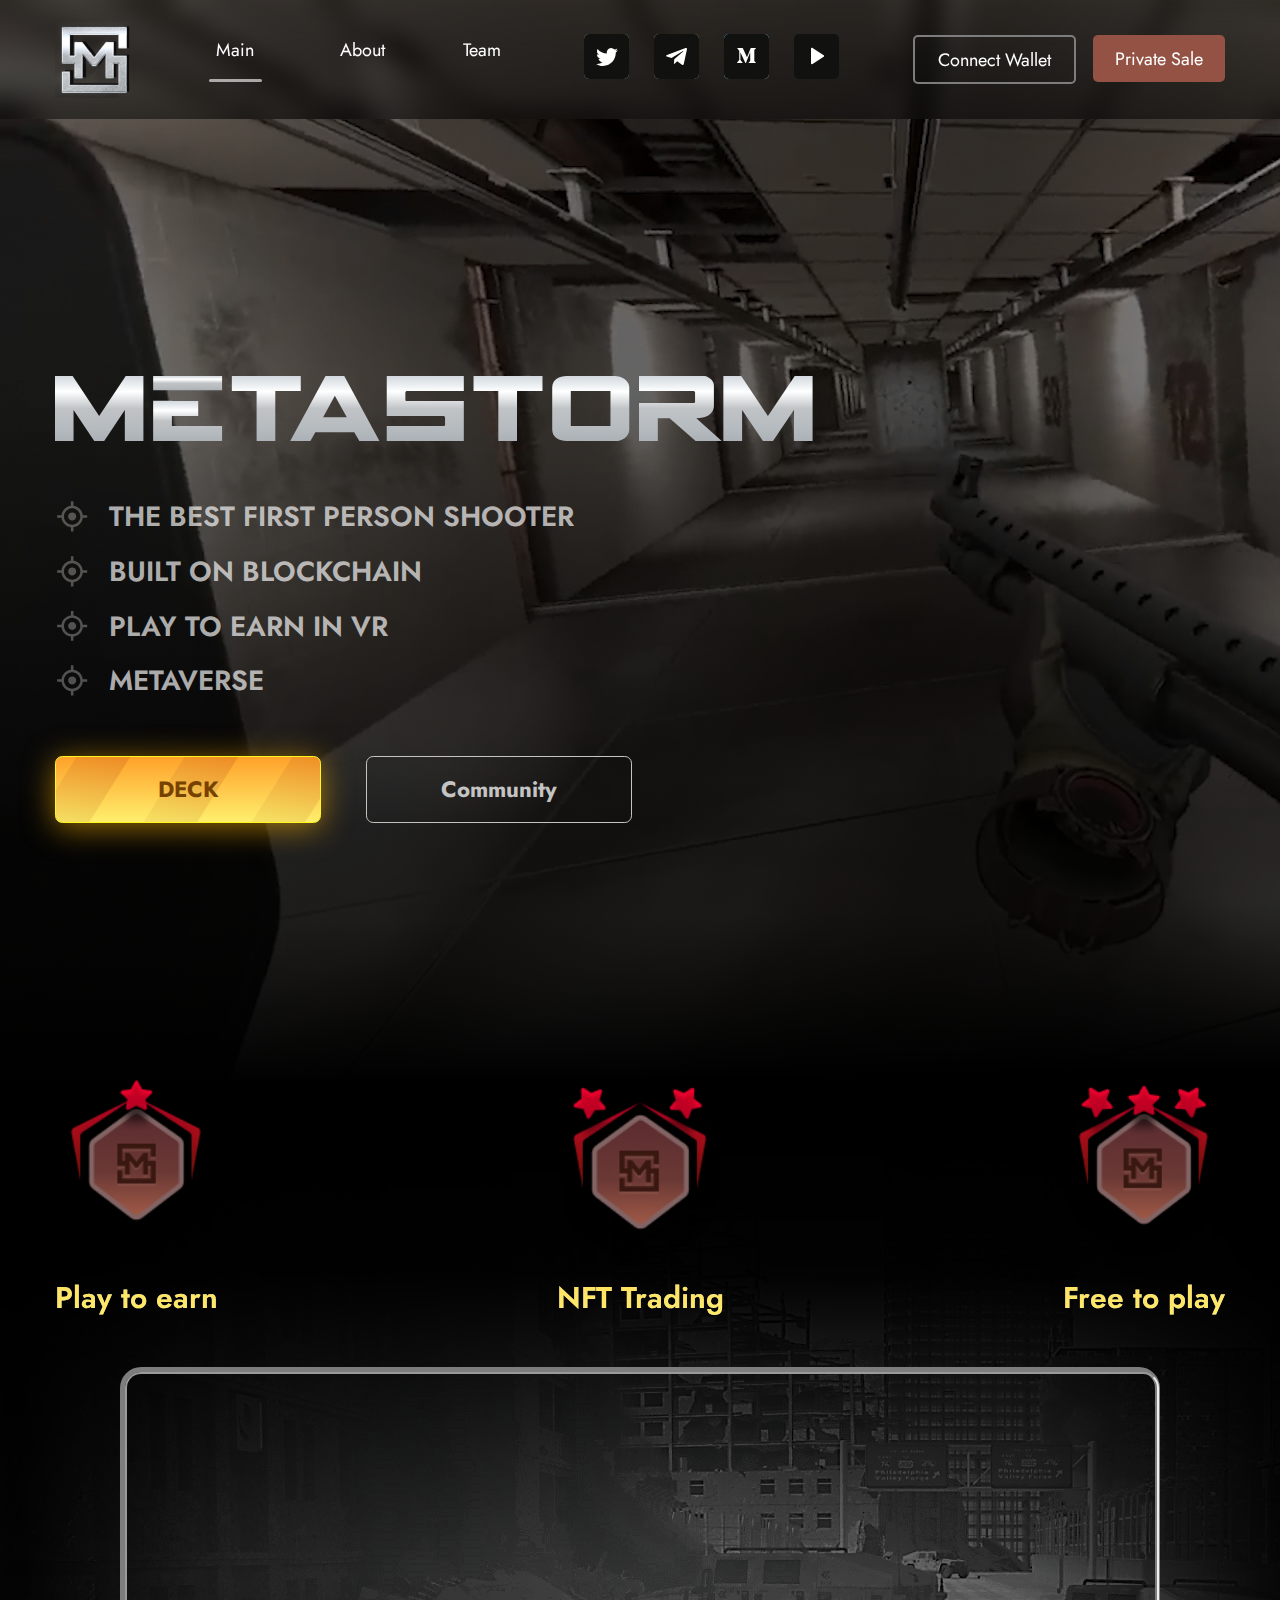
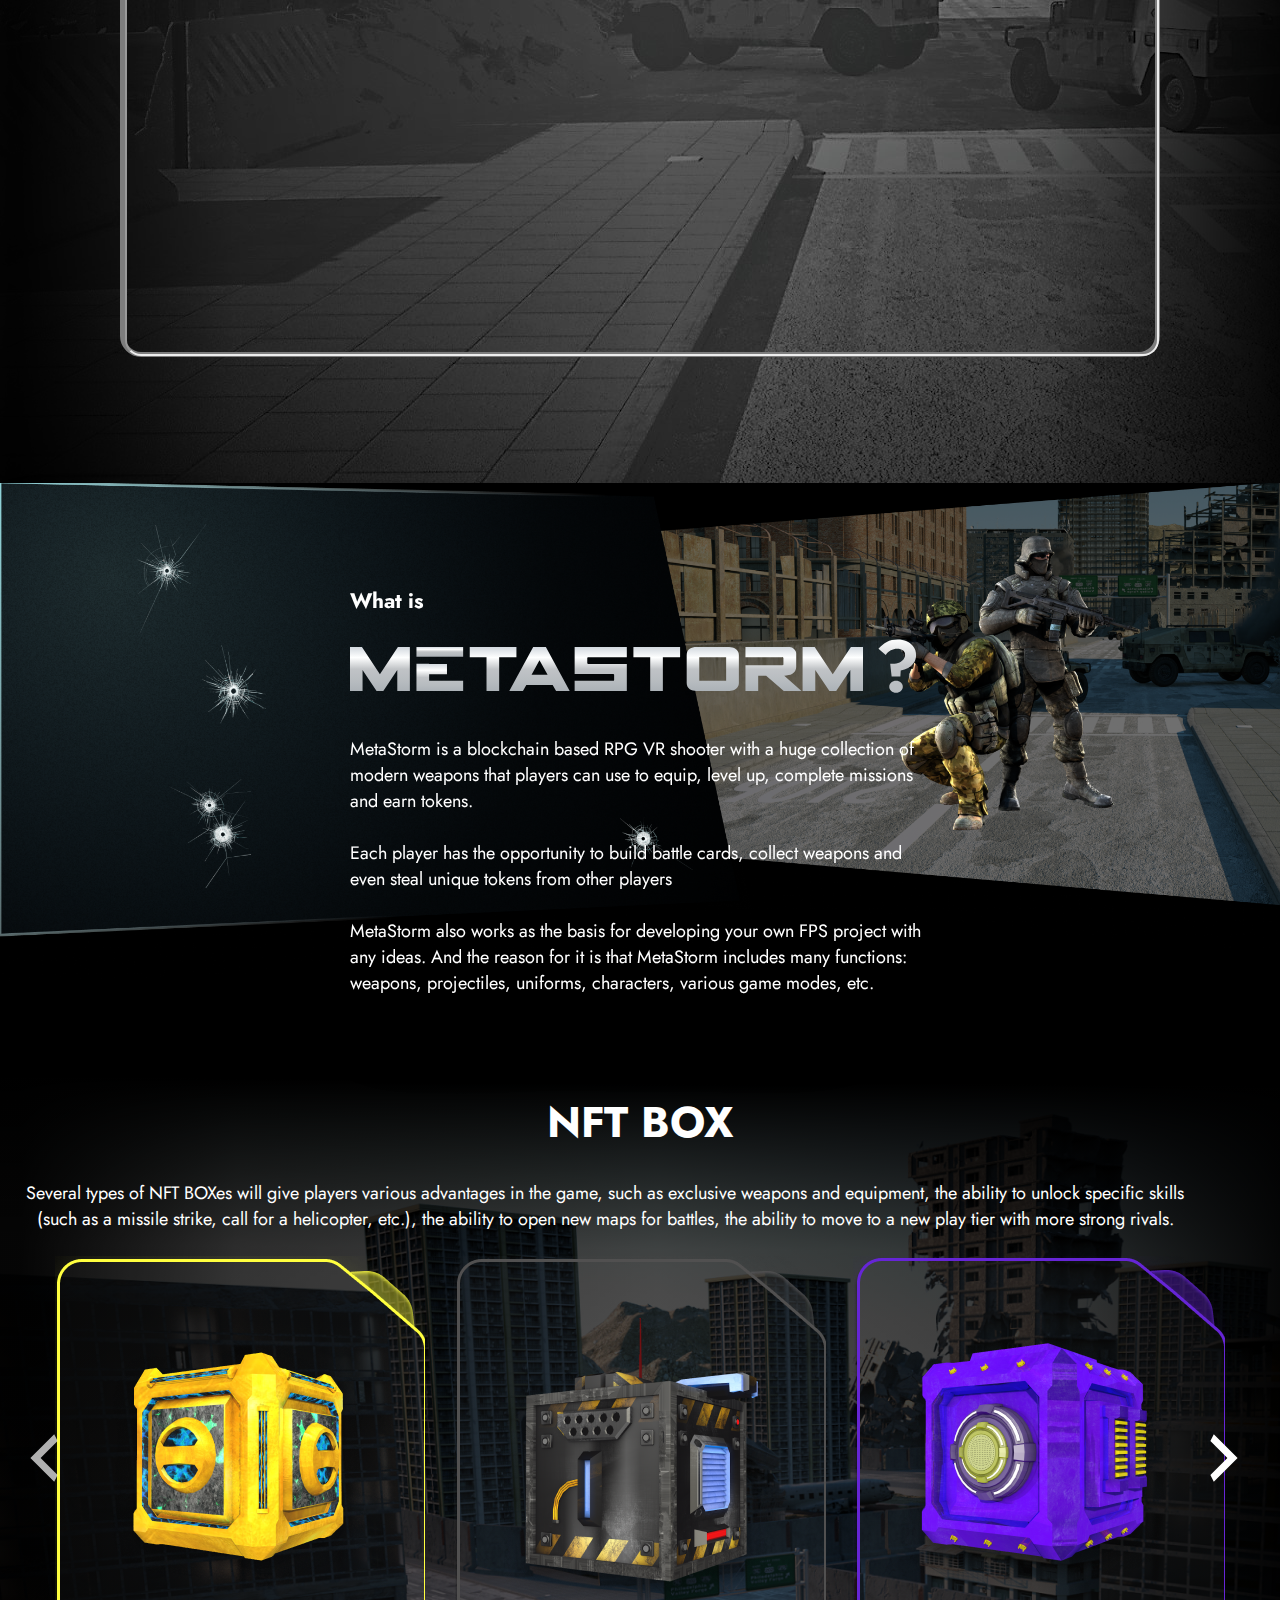
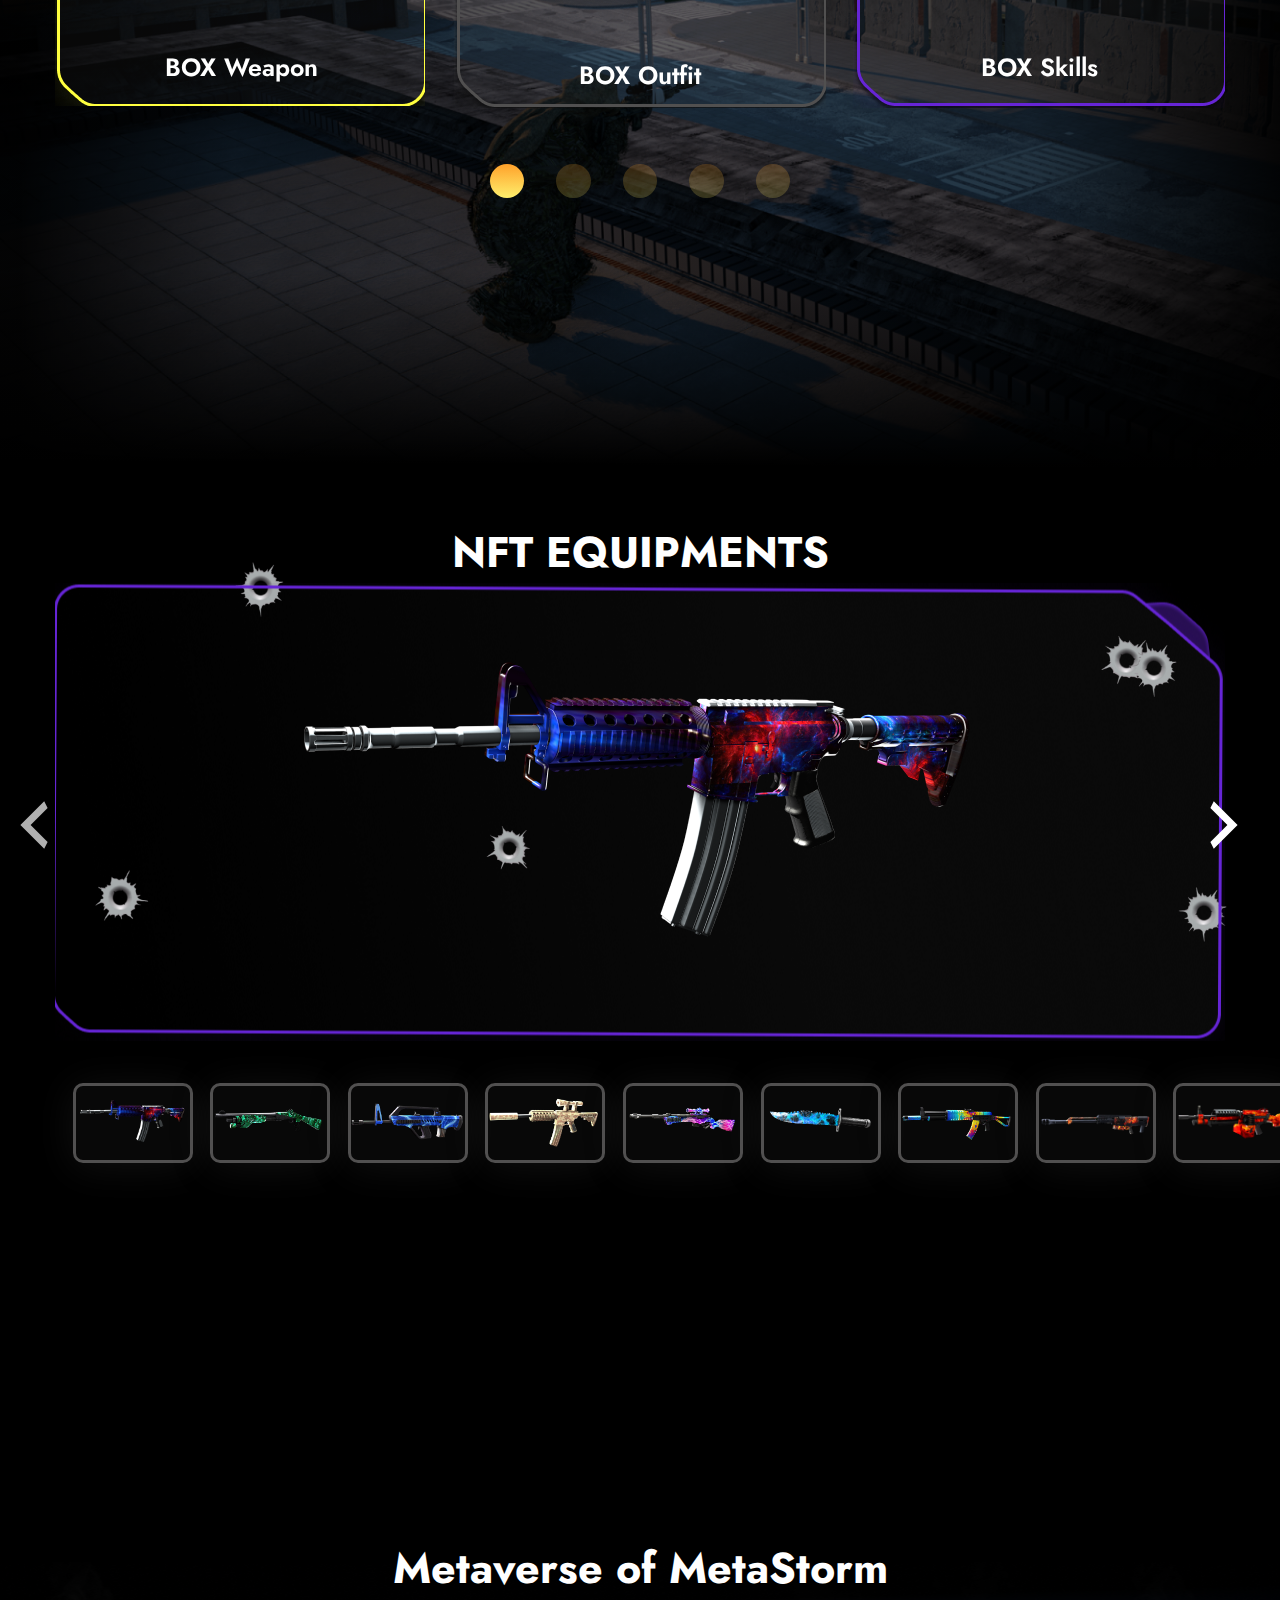
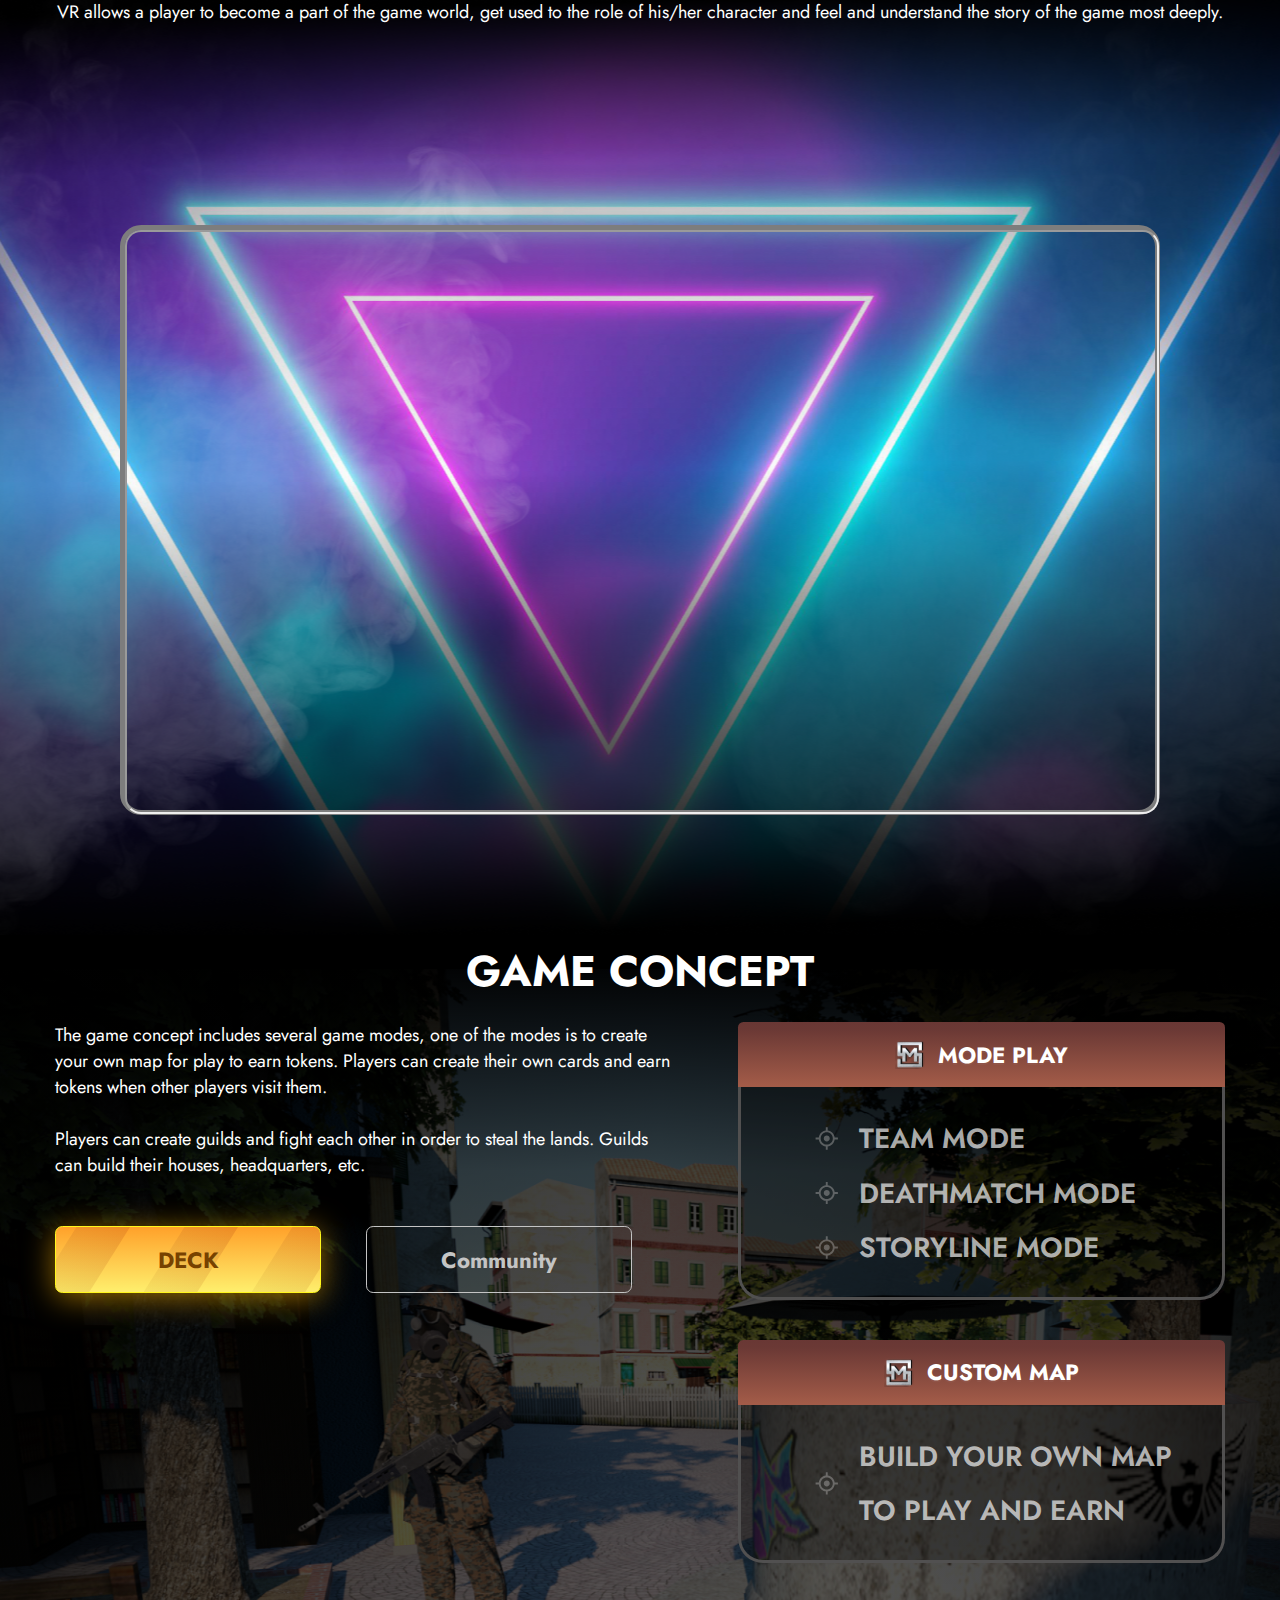
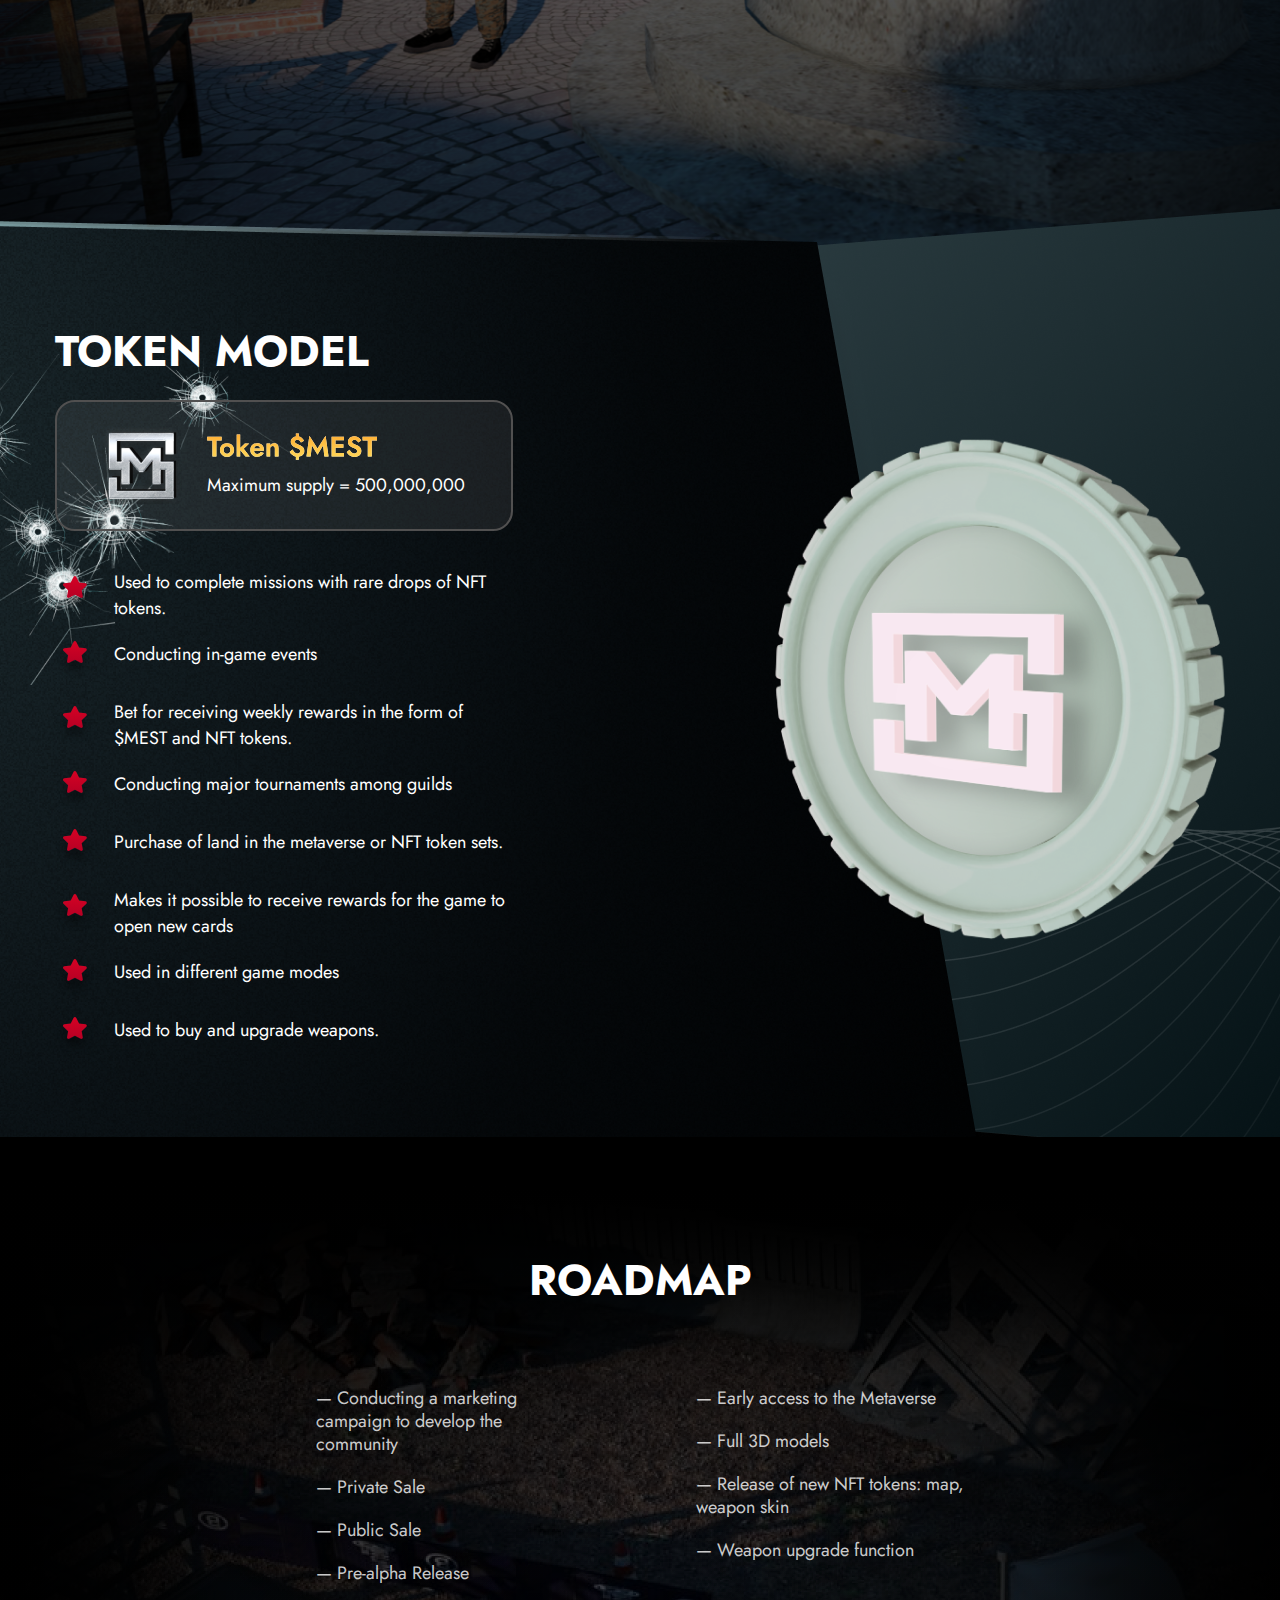
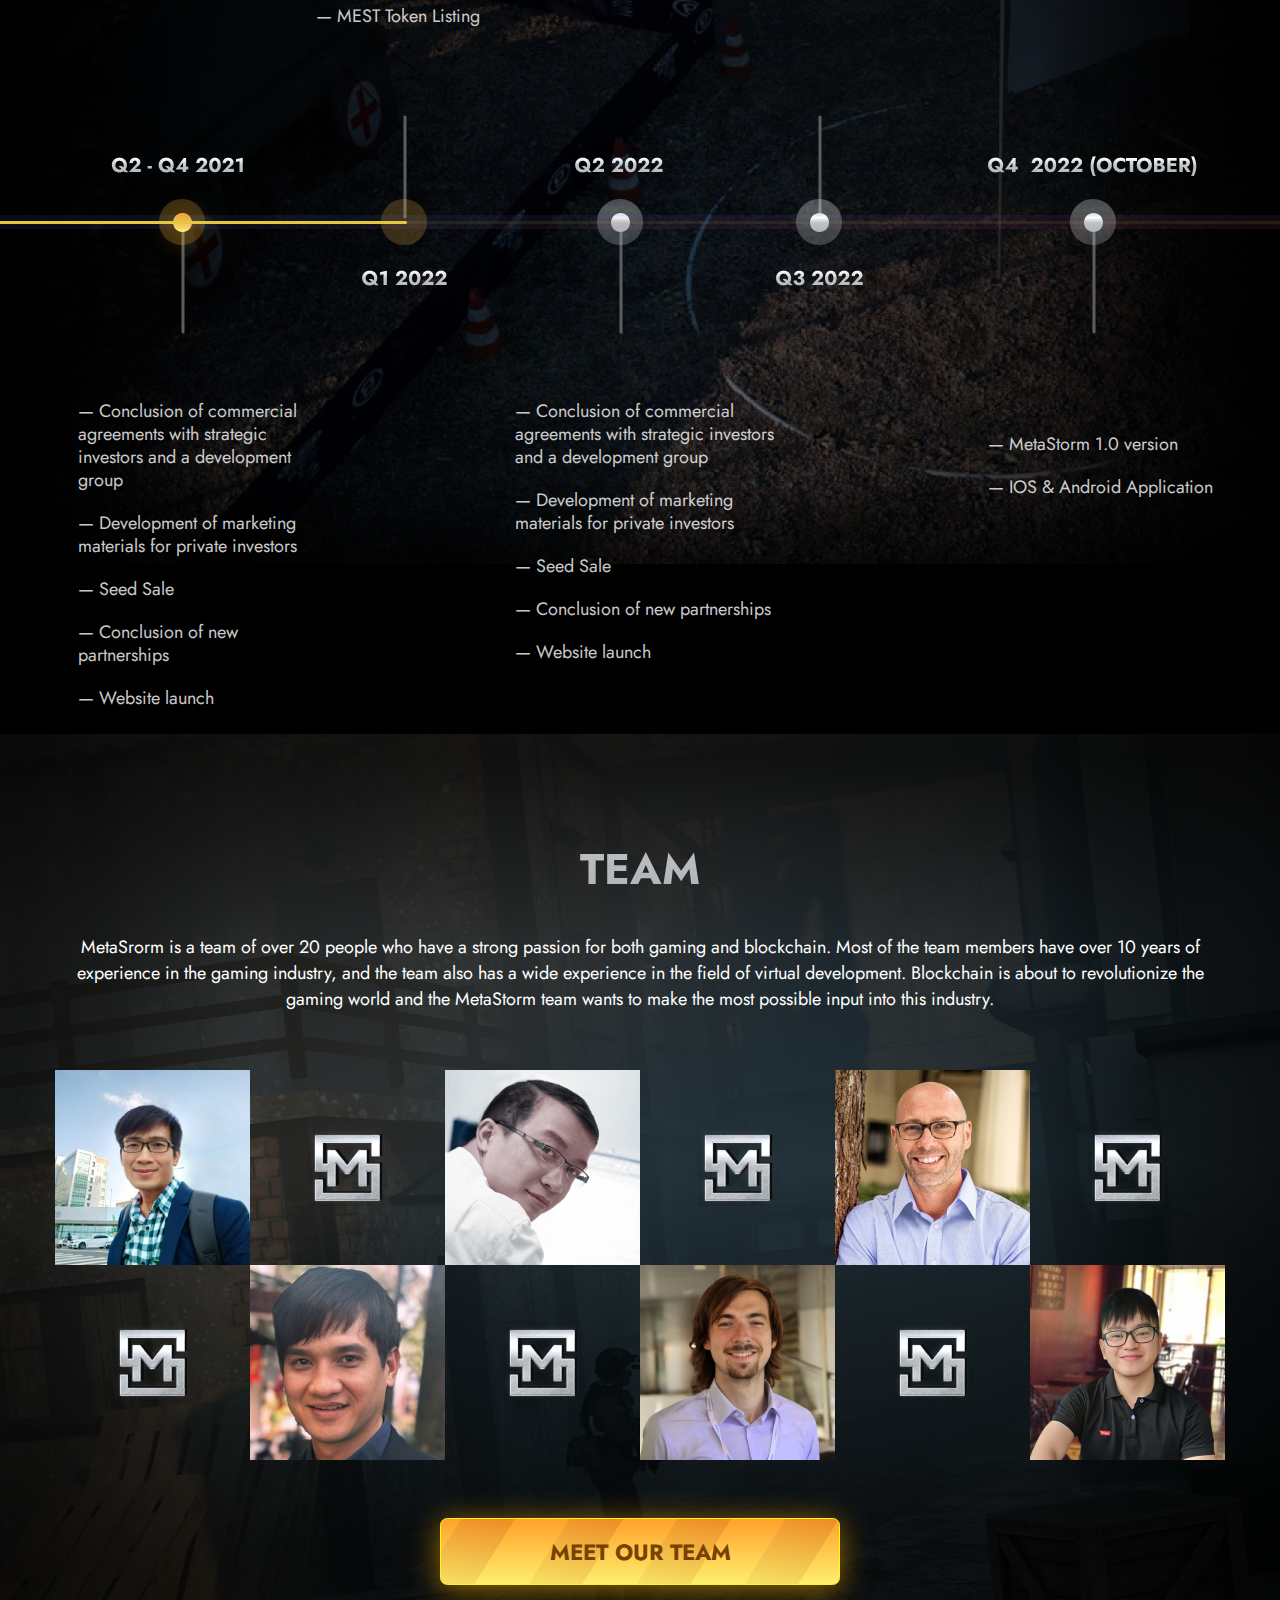
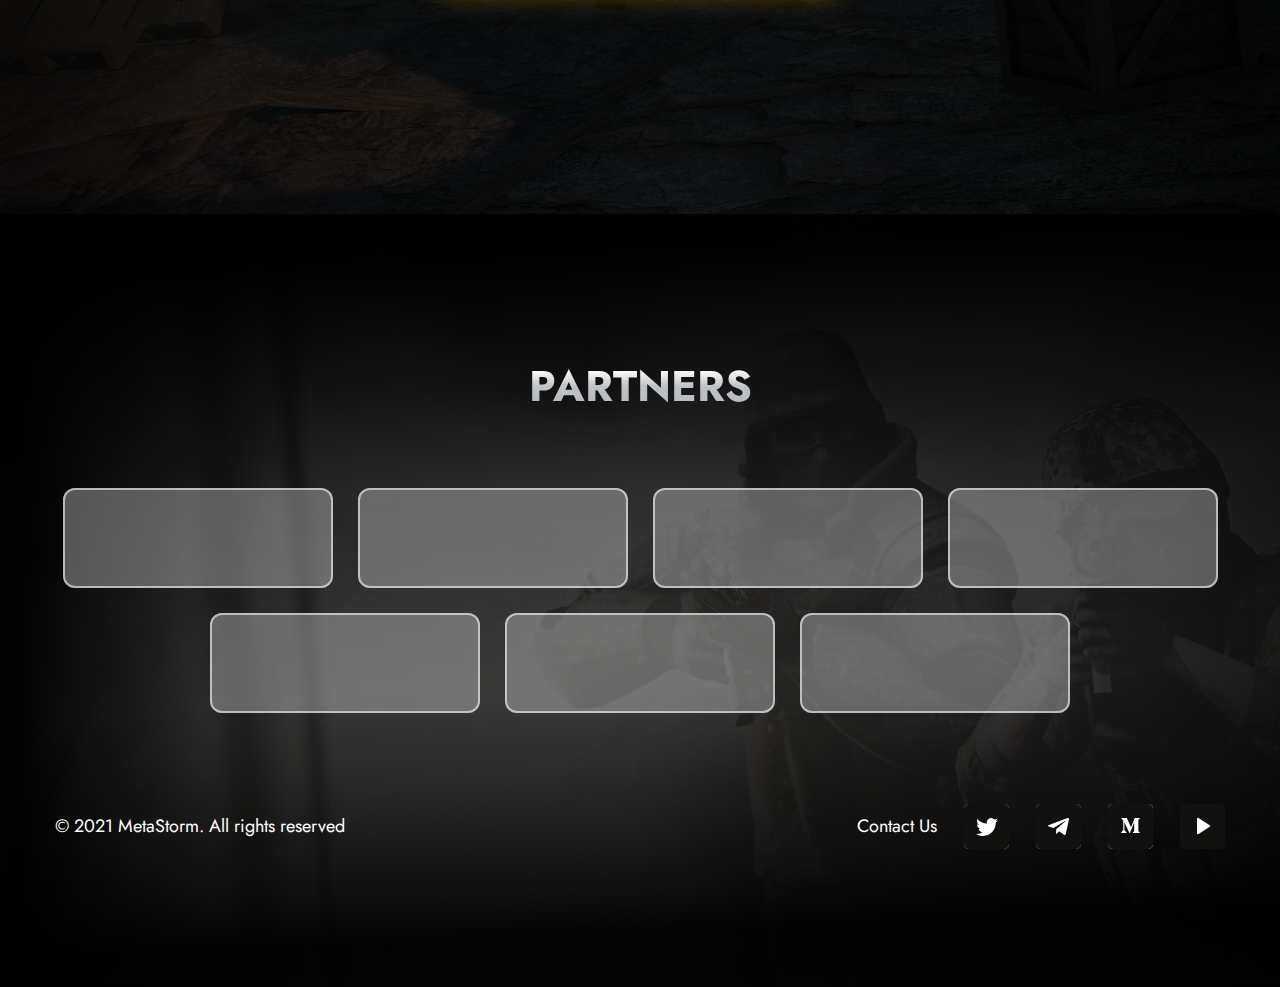
<file: index.html>
<!DOCTYPE html>
<html lang="en">

<head>
    <meta charset="UTF-8">
    <meta http-equiv="X-UA-Compatible" content="IE=edge">
    <meta name="viewport" content="width=device-width, initial-scale=1.0">
    <title>MetaStorm</title>
    <link rel="stylesheet" href="style/style.css">
    <link
        href="https://fonts.googleapis.com/css?family=Jost:100,200,300,regular,500,600,700,800,900,100italic,200italic,300italic,italic,500italic,600italic,700italic,800italic,900italic"
        rel="stylesheet" />
    <link rel="stylesheet" href="https://cdn.jsdelivr.net/npm/swiper@8/swiper-bundle.min.css" />
    <link rel="icon" href="img/logo.png">
</head>

<body>
    <div class="wrapper page-main">
        <header class="header column-space-between">
            <div class="header__header align-items-center">
                <div class="container header__header-container justify-content-space-between align-items-center">
                    <img src="img/logo.png" alt="logo" class="logo">
                    <nav class="menu">
                        <ul class="menu__list justify-content-space-between">
                            <li class="menu__item menu__item-page"><a href="#"> Main</a>
                                <span></span>
                            </li>
                            <li class="menu__item"><a href="pages/about.html">About</a></li>
                            <li class="menu__item"><a href="pages/team.html">Team</a></li>
                        </ul>
                    </nav>
                    <ul class="socials justify-content-space-between">
                        <li class="socials__item">
                            <a href="#">
                                <svg width="45" height="45" viewBox="0 0 45 45" fill="none"
                                    xmlns="http://www.w3.org/2000/svg">
                                    <rect width="45" height="45" rx="5" fill="#C4C4C4" />
                                    <rect width="45" height="45" rx="5" fill="#111110" />
                                    <path
                                        d="M34 16.207C33.193 16.5646 32.326 16.8063 31.4146 16.9155C32.355 16.3528 33.0586 15.4671 33.394 14.4238C32.5104 14.9486 31.5434 15.318 30.535 15.516C29.8569 14.7919 28.9587 14.312 27.9799 14.1507C27.001 13.9895 25.9963 14.1559 25.1218 14.6241C24.2472 15.0924 23.5517 15.8362 23.1432 16.7403C22.7348 17.6443 22.6362 18.6579 22.8628 19.6237C21.0725 19.5338 19.3211 19.0685 17.7223 18.2579C16.1235 17.4473 14.7129 16.3096 13.5823 14.9187C13.1957 15.5856 12.9734 16.3588 12.9734 17.1823C12.9729 17.9236 13.1555 18.6535 13.5048 19.3074C13.8542 19.9612 14.3595 20.5187 14.976 20.9304C14.261 20.9077 13.5618 20.7145 12.9366 20.3669V20.4249C12.9366 21.4647 13.2962 22.4724 13.9546 23.2771C14.6129 24.0819 15.5294 24.6341 16.5485 24.84C15.8853 25.0195 15.1899 25.0459 14.515 24.9173C14.8025 25.8119 15.3626 26.5942 16.1168 27.1547C16.8711 27.7152 17.7817 28.0258 18.7213 28.043C17.1263 29.2951 15.1566 29.9742 13.129 29.9712C12.7698 29.9713 12.4109 29.9504 12.0542 29.9084C14.1124 31.2318 16.5083 31.9341 18.9552 31.9313C27.2382 31.9313 31.7664 25.071 31.7664 19.1211C31.7664 18.9278 31.7615 18.7325 31.7528 18.5392C32.6336 17.9023 33.3939 17.1135 33.9981 16.2099L34 16.207Z"
                                        fill="white" />
                                </svg>
                            </a>
                        </li>
                        <li class="socials__item"><a href="#"><svg width="45" height="45" viewBox="0 0 45 45"
                                    fill="none" xmlns="http://www.w3.org/2000/svg">
                                    <rect width="45" height="45" rx="5" fill="#C4C4C4" />
                                    <rect width="45" height="45" rx="5" fill="#111110" />
                                    <path
                                        d="M31.5825 14.1118L12.9806 21.0358C11.7111 21.5279 11.7184 22.2115 12.7477 22.5164L17.5235 23.9544L28.5735 17.2249C29.096 16.918 29.5734 17.0831 29.181 17.4193L20.2283 25.2183H20.2262L20.2283 25.2193L19.8989 29.971C20.3815 29.971 20.5945 29.7573 20.8652 29.5052L23.1849 27.3278L28.0101 30.768C28.8998 31.241 29.5387 30.9979 29.7601 29.973L32.9276 15.564C33.2518 14.3093 32.4313 13.7411 31.5825 14.1118Z"
                                        fill="white" />
                                </svg>
                            </a></li>
                        <li class="socials__item"><a href="#"><svg width="45" height="45"
                                        viewBox="0 0 45 45" fill="none" xmlns="http://www.w3.org/2000/svg">
                                        <rect width="45" height="45" rx="5" fill="#C4C4C4" />
                                        <rect width="45" height="45" rx="5" fill="#40B3E0" />
                                        <rect width="45" height="45" rx="5" fill="#111110" />
                                        <path
                                            d="M15.2534 17.06C15.265 16.9459 15.2495 16.8306 15.2079 16.7235C15.1663 16.6164 15.0999 16.5204 15.014 16.4431L13.2394 14.3178V14H18.7475L23.0054 23.2859L26.7484 14H32V14.3178L30.4828 15.7625C30.4186 15.8115 30.369 15.8768 30.3393 15.9514C30.3097 16.026 30.3012 16.1072 30.3147 16.1862V26.8119C30.3012 26.8909 30.3097 26.9721 30.3393 27.0467C30.369 27.1214 30.4186 27.1866 30.4828 27.2356L31.9648 28.6812V29H24.5131V28.6822L26.0482 27.2009C26.1993 27.0509 26.1993 27.0069 26.1993 26.7781V18.1888L21.9319 28.9644H21.3562L16.3877 18.1888V25.4113C16.3468 25.7141 16.4485 26.0206 16.6632 26.24L18.6591 28.6475V28.9644H13V28.6475L14.995 26.24C15.1006 26.1313 15.1789 25.9998 15.2238 25.8559C15.2686 25.712 15.2788 25.5597 15.2534 25.4113V17.06Z"
                                            fill="white" />
                                    </svg>
                                </a></li>
                        <li class="socials__item"><a href="#"><svg width="45" height="45" viewBox="0 0 45 45"
                                    fill="none" xmlns="http://www.w3.org/2000/svg">
                                    <rect width="45" height="45" rx="5" fill="#111110" />
                                    <path
                                        d="M17 29.1683C17 29.9595 17.8753 30.4373 18.5408 30.0095L29.6915 22.8412C30.3038 22.4475 30.3038 21.5525 29.6915 21.1588L18.541 13.9905C17.8754 13.5627 17.0002 14.0405 17.0002 14.8317L17 29.1683Z"
                                        fill="white" />
                                </svg></a></li>
                    </ul>
                    <div class="header__btns justify-content-space-between">
                        <a href="#" class="header__btn-border flex-center">Connect Wallet</a>
                        <a href="pages/private-sale.html" class="header__btn-color flex-center">Private Sale</a>
                    </div>
                </div>
            </div>
            <section class="header__body container ">
                <h1>
                    <img src="img/MetaStorm.svg" alt="MetaStorm">
                    <span></span>
                </h1>
                <ul class="game-edges">
                    <li class="game-edges__item flex"><img src="img/list-style-edge.svg" alt="shot"> The Best First
                        Person Shooter</li>
                    <li class="game-edges__item flex"><img src="img/list-style-edge.svg" alt="shot"> Built on Blockchain
                    </li>
                    <li class="game-edges__item flex"><img src="img/list-style-edge.svg" alt="shot"> Play to Earn in VR
                    </li>
                    <li class="game-edges__item flex"><img src="img/list-style-edge.svg" alt="shot"> Metaverse</li>
                </ul>
                <div class="header__body-btns flex">
                    <a href="#" class="btn-gradient flex-center">DECK</a>
                    <a href="#" class="btn-border flex-center">Community</a>
                </div>
            </section>
            <span></span>
        </header>
        <main class="main">
            <section class="video">
                <h6 class="fake-title">lol</h6>
                <ul class="medals justify-content-space-between container">
                    <li class="medals__item column-space-between">
                        <img src="img/medal1.png" alt="medal">
                        Play to earn
                    </li>
                    <li class="medals__item column-space-between">
                        <img src="img/medal2.png" alt="medal">
                        NFT Trading
                    </li>
                    <li class="medals__item column-space-between">
                        <img src="img/medal3.png" alt="medal">
                        Free to play
                    </li>
                </ul>
                <div class="video-container"> <iframe width="560" height="315" class="video__vid"
                        src="https://www.youtube.com/embed/AmHjzvngtbE?controls=0" title="YouTube video player"
                        allow="accelerometer; autoplay; clipboard-write; encrypted-media; gyroscope; picture-in-picture"
                        allowfullscreen></iframe>
                </div>
            </section>
            <section class="what">
                <h6 class="fake-title">lol</h6>
                <article class="what__what-info container">
                    <h3 class="what-info__title">What is
                        <img src="img/what-is-metastorm.svg" alt="MetaStorm">
                    </h3>
                    <p class="what-info__txt">MetaStorm is a blockchain based RPG VR shooter with a huge collection of
                        modern weapons that players can use to equip, level up, complete missions and earn tokens.
                        <br><br>

                        Each player has the opportunity to build battle cards, collect weapons and even steal unique
                        tokens from other players <br><br>

                        MetaStorm also works as the basis for developing your own FPS project with any ideas. And the
                        reason for it is that MetaStorm includes many functions: weapons, projectiles, uniforms,
                        characters, various game modes, etc.
                    </p>
                </article>
                <div class="what-img"><img src="img/what-is-img.png" alt="screen game"></div>

            </section>
            <section class="nft-box">
                <h2 class="nft-box__title title">NFT BOX</h2>
                <p class="nft-box__info container">Several types of NFT BOXes will give players various advantages in
                    the game, such as exclusive weapons and equipment, the ability to unlock specific skills (such as a
                    missile strike, call for a helicopter, etc.), the ability to open new maps for battles, the ability
                    to move to a new play tier with more strong rivals.
                </p>
                <div class="swiper container">
                    <ul class="swiper-wrapper container">
                        <li class="swiper-slide swiper-slide1 nft-slide1 column-space-around align-items-center">
                            <span></span>
                            <img src="img/nft-slide-cont1.png" alt="box">
                            <span>BOX Weapon</span>
                        </li>
                        <li class="swiper-slide swiper-slide1 nft-slide2 column-space-around align-items-center">
                            <span></span>
                            <img src="img/nft-slide-cont2.png" alt="box">
                            <span>BOX Outfit</span>
                        </li>
                        <li class="swiper-slide swiper-slide1 nft-slide3 column-space-around align-items-center">
                            <span></span>
                            <img src="img/nft-slide-cont3.png" alt="box">
                            <span>BOX Skills</span>
                        </li>
                        <li class="swiper-slide swiper-slide1 nft-slide4 column-space-around align-items-center">
                            <span></span>
                            <img src="img/nft-slide-cont4.png" alt="box">
                            <span>BOX New Card Opening </span>
                        </li>
                        <li class="swiper-slide swiper-slide1 nft-slide5 column-space-around align-items-center">
                            <span></span>
                            <img src="img/nft-slide-cont5.png" alt="box">
                            <span>BOX game level</span>
                        </li>
                    </ul>
                </div>
                <div class="swiper-button-prev">
                    <svg width="68" height="68" viewBox="0 0 68 68" fill="none" xmlns="http://www.w3.org/2000/svg">
                        <g opacity="0.69">
                            <path
                                d="M47.6001 51.0002L30.6001 34.0002L47.6001 17.0002L44.2001 10.2002L20.4001 34.0002L44.2001 57.8002L47.6001 51.0002Z"
                                fill="white" />
                        </g>
                    </svg>
                </div>
                <div class="swiper-button-next">
                    <svg width="68" height="68" viewBox="0 0 68 68" fill="none" xmlns="http://www.w3.org/2000/svg">
                        <g opacity="0.19">
                            <path
                                d="M20.3999 51.0002L37.3999 34.0002L20.3999 17.0002L23.7999 10.2002L47.5999 34.0002L23.7999 57.8002L20.3999 51.0002Z"
                                fill="white" />
                        </g>
                    </svg>
                </div>
                <div class="swiper-pagination">
                </div>
            </section>
            <section class="equipments">
                <h2 class="equipments__title title">NFT EQUIPMENTS</h2>
                <div class="swiper2 container">
                    <ul class="swiper-wrapper container">
                        <li class="swiper-slide swiper-slide2 flex-center"><img src="img/slider2-img.png" alt="weapon"></li>
                        <li class="swiper-slide swiper-slide2 flex-center"><img src="img/slider2-img2.png" alt="weapon"></li>
                        <li class="swiper-slide swiper-slide2 flex-center"><img src="img/slider2-img3.png" alt="weapon"></li>
                        <li class="swiper-slide swiper-slide2 flex-center"><img src="img/slider2-img4.png" alt="weapon"></li>
                        <li class="swiper-slide swiper-slide2 flex-center"><img src="img/slider2-img5.png" alt="weapon"></li>
                        <li class="swiper-slide swiper-slide2 flex-center"><img src="img/slider2-img6.png" alt="weapon"></li>
                        <li class="swiper-slide swiper-slide2 flex-center"><img src="img/slider2-img7.png" alt="weapon"></li>
                        <li class="swiper-slide swiper-slide2 flex-center"><img src="img/slider2-img8.png" alt="weapon"></li>
                        <li class="swiper-slide swiper-slide2 flex-center"><img src="img/slider2-img9.png" alt="weapon"></li>
                    </ul>
                </div>
                <div class="mini-swiper2 container">
                    <ul class="swiper-wrapper mini-swiper-wrapper container ">
                        <li class="mini-swiper-slide swiper-slide  flex-center"><img src="img/slider2-img.png" alt="weapon">
                        </li>
                        <li class="mini-swiper-slide swiper-slide  flex-center"><img src="img/slider2-img2.png" alt="weapon">
                        </li>
                        <li class="mini-swiper-slide swiper-slide  flex-center"><img src="img/slider2-img3.png" alt="weapon">
                        </li>
                        <li class="mini-swiper-slide swiper-slide  flex-center"><img src="img/slider2-img4.png" alt="weapon">
                        </li>
                        <li class="mini-swiper-slide swiper-slide  flex-center"><img src="img/slider2-img5.png" alt="weapon">
                        </li>
                        <li class="mini-swiper-slide swiper-slide  flex-center"><img src="img/slider2-img6.png" alt="weapon">
                        </li>
                        <li class="mini-swiper-slide swiper-slide  flex-center"><img src="img/slider2-img7.png" alt="weapon">
                        </li>
                        <li class="mini-swiper-slide swiper-slide  flex-center"><img src="img/slider2-img8.png" alt="weapon">
                        </li>
                        <li class="mini-swiper-slide swiper-slide  flex-center"><img src="img/slider2-img9.png" alt="weapon">
                        </li>
                    </ul>
                </div>
                <div class="swiper-button-prev2 mini-swiper-button-prev2">
                    <svg width="68" height="68" viewBox="0 0 68 68" fill="none" xmlns="http://www.w3.org/2000/svg">
                        <g opacity="0.69">
                            <path
                                d="M47.6001 51.0002L30.6001 34.0002L47.6001 17.0002L44.2001 10.2002L20.4001 34.0002L44.2001 57.8002L47.6001 51.0002Z"
                                fill="white" />
                        </g>
                    </svg>
                </div>
                <div class="swiper-button-next2 mini-swiper-button-next2">
                    <svg width="68" height="68" viewBox="0 0 68 68" fill="none" xmlns="http://www.w3.org/2000/svg">
                        <g opacity="0.19">
                            <path
                                d="M20.3999 51.0002L37.3999 34.0002L20.3999 17.0002L23.7999 10.2002L47.5999 34.0002L23.7999 57.8002L20.3999 51.0002Z"
                                fill="white" />
                        </g>
                    </svg>
                </div>
            </section>
            <section class="metaverse">
                <h2 class="metaverse__title">Metaverse of MetaStorm</h2>
                <p class="metaverse__info container">VR allows a player to become a part of the game world, get used to
                    the role of his/her character and feel and understand the story of the game most deeply.
                </p>
                <div class="video-container video-container2">
                    <iframe width="560" class="video__vid" height="315" src="https://www.youtube.com/embed/GdruRuyThX8"
                        title="YouTube video player"
                        allow="accelerometer; autoplay; clipboard-write; encrypted-media; gyroscope; picture-in-picture"
                        allowfullscreen></iframe>
                </div>
            </section>
            <section class="concept">
                <h2 class="concept__title title">GAME CONCEPT</h2>
                <div class="concept__concept-body justify-content-space-between container">
                    <div class="concept-body__concept-info">
                        <p class="concept-info__txt">The game concept includes several game modes, one of the modes is
                            to create your own map for play to earn tokens. Players can create their own cards and earn
                            tokens when other players visit them. <br><br>

                            Players can create guilds and fight each other in order to steal the lands. Guilds can build
                            their houses, headquarters, etc.
                        </p>
                        <div class="header__body-btns flex concept-btns">
                            <a href="#" class="btn-gradient flex-center">DECK</a>
                            <a href="#" class="btn-border flex-center">Community</a>
                        </div>
                    </div>
                    <ul class="concept-body__tabs">
                        <li class="tab tab1">
                            <h6 class="tab__title flex flex-center"><img src="img/logo.png" alt="logo" width="30"> MODE
                                PLAY</h6>
                            <ul class="game-edges tab__list">
                                <li class="game-edges__item concept-list__item flex"><img src="img/list-style-edge.svg"
                                        width="26" alt="shot">Team mode </li>
                                <li class="game-edges__item concept-list__item flex"><img src="img/list-style-edge.svg"
                                        width="26" alt="shot"> Deathmatch mode
                                </li>
                                <li class="game-edges__item concept-list__item flex"><img src="img/list-style-edge.svg"
                                        width="26" alt="shot"> Storyline mode
                                </li>
                            </ul>
                        </li>
                        <li class="tab tab2">
                            <h6 class="tab__title flex flex-center"><img src="img/logo.png" alt="logo" width="30">
                                CUSTOM MAP</h6>
                            <ul class="game-edges tab__list">
                                <li class="game-edges__item concept-list__item flex"><img src="img/list-style-edge.svg"
                                        width="26" alt="shot">Build your own map to play and earn</li>
                            </ul>
                        </li>
                    </ul>
                </div>
            </section>
            <section class="token flex">
                <h6 class="fake-title">lol</h6>
                <div class="token-container container align-items-center justify-content-space-between">
                    <article class="token-model">
                        <h3 class="token-model__title">TOKEN MODEL</h3>
                        <div class="token-model__token-mest flex">
                            <img src="img/logo.png" alt="logo">
                            <p class="token-model__txt column-space-around">
                                <img src="img/Token$MEST.svg" alt="Token $MEST" width="171">
                                <span class="token-model__txt2">Maximum supply = 500,000,000</span>
                            </p>
                        </div>
                        <ul class="token-model__token-list">
                            <li class="token-list__item flex"><img src="img/token-list-style.svg" alt="star"> Used to
                                complete missions with rare drops of NFT tokens.
                            </li>
                            <li class="token-list__item flex"><img src="img/token-list-style.svg" alt="star"> Conducting
                                in-game events</li>
                            <li class="token-list__item flex"><img src="img/token-list-style.svg" alt="star"> Bet for
                                receiving weekly rewards in the form of $MEST and
                                NFT tokens.</li>
                            <li class="token-list__item flex"><img src="img/token-list-style.svg" alt="star"> Conducting
                                major tournaments among guilds</li>
                            <li class="token-list__item flex"><img src="img/token-list-style.svg" alt="star"> Purchase
                                of land in the metaverse or NFT token sets.</li>
                            <li class="token-list__item flex"><img src="img/token-list-style.svg" alt="star"> Makes it
                                possible to receive rewards for the game to open
                                new cards</li>
                            <li class="token-list__item flex"><img src="img/token-list-style.svg" alt="star"> Used in
                                different game modes</li>
                            <li class="token-list__item flex"><img src="img/token-list-style.svg" alt="star"> Used to
                                buy and upgrade weapons.</li>
                        </ul>
                    </article>
                    
                    <div class="token__img"> <img src="img/token.png" alt="token"></div></div>
            </section>
            <section class="roadmap">
                <h2 class="roadmap__title title">ROADMAP</h2>
                <div class="roadmap__body">
                    <img src="img/roadmap-kap768png.png" alt="map" class="roadmap-map768">
                    <div class="lists">
                        <div class="top-lists justify-content-space-between">
                            <ul class="roadmap__list">
                                <li>
                                    <h6 class="date">Q2 - Q4 2021
                                    </h6>
                                </li>
                                <li>— Conducting a marketing campaign to develop the community</li>
                                <li>— Private Sale</li>
                                <li>— Public Sale</li>
                                <li>— Pre-alpha Release</li>
                                <li>— MEST Token Listing</li>
                            </ul>
                            <ul class="roadmap__list">
                                <li>
                                    <h6 class="date">Q1 2022</h6>
                                </li>
                                <li>— Early access to the Metaverse</li>
                                <li>— Full 3D models</li>
                                <li>— Release of new NFT tokens: map, weapon skin</li>
                                <li>— Weapon upgrade function</li>
                            </ul>
                        </div>
                        <div class="roadmap-map"></div>
                        <div class="bottom-lists justify-content-space-between">
                            <ul class="roadmap__list">
                                <li>
                                    <h6 class="date">Q3 2022</h6>
                                </li>
                                <li>— Conclusion of commercial agreements with strategic investors and a development
                                    group
                                </li>
                                <li>— Development of marketing materials for private investors</li>
                                <li>— Seed Sale</li>
                                <li>— Conclusion of new partnerships</li>
                                <li>— Website launch</li>
                            </ul>
                            <ul class="roadmap__list">
                                <li>
                                    <h6 class="date">Q3 2022</h6>
                                </li>
                                <li>— Conclusion of commercial agreements with strategic investors and a development
                                    group
                                </li>
                                <li>— Development of marketing materials for private investors</li>
                                <li>— Seed Sale</li>
                                <li>— Conclusion of new partnerships</li>
                                <li>— Website launch</li>
                            </ul>
                            <ul class="roadmap__list">
                                <li>
                                    <h6 class="date">Q4 2022 (October)</h6>
                                </li>
                                <li>— MetaStorm 1.0 version</li>
                                <li>— IOS & Android Application</li>
                            </ul>
                        </div>
                    </div>


                </div>
            </section>
            <section class="team">
                <h2 class="team__title title">Team</h2>
                <p class="team__info container">MetaSrorm is a team of over 20 people who have a strong passion for both
                    gaming and blockchain. Most of the team members have over 10 years of experience in the gaming
                    industry, and the team also has a wide experience in the field of virtual development. Blockchain is
                    about to revolutionize the gaming world and the MetaStorm team wants to make the most possible input
                    into this industry.</p>
                <ul class="team__gallery flex container">
                    <li class="gallery__item flex-center"><img src="img/team1.png" alt="crewman"></li>
                    <li class="gallery__item flex-center"><img src="img/logo.png" alt="logo"></li>
                    <li class="gallery__item flex-center"><img src="img/team2.png" alt="crewman"></li>
                    <li class="gallery__item flex-center"><img src="img/logo.png" alt="logo"></li>
                    <li class="gallery__item flex-center"><img src="img/team3.png" alt="crewman"></li>
                    <li class="gallery__item flex-center"><img src="img/logo.png" alt="logo"></li>
                    <li class="gallery__item flex-center"><img src="img/logo.png" alt="logo"></li>
                    <li class="gallery__item flex-center"><img src="img/team4.png" alt="crewman"></li>
                    <li class="gallery__item flex-center"><img src="img/logo.png" alt="logo"></li>
                    <li class="gallery__item flex-center"><img src="img/team5.png" alt="crewman"></li>
                    <li class="gallery__item flex-center"><img src="img/logo.png" alt="logo"></li>
                    <li class="gallery__item flex-center"><img src="img/team6.png" alt="crewman"></li>

                    <li class="gallery__item gallery__item506 flex-center"><img src="img/team1.png" alt="crewman">
                    </li>
                    <li class="gallery__item gallery__item506 flex-center"><img src="img/logo.png" alt="logo"></li>
                    <li class="gallery__item gallery__item506 flex-center"><img src="img/logo.png" alt="logo"></li>
                    <li class="gallery__item gallery__item506 flex-center"><img src="img/team2.png" alt="crewman">
                    </li>
                    <li class="gallery__item gallery__item506 flex-center"><img src="img/team3.png" alt="crewman">
                    </li>
                    <li class="gallery__item gallery__item506 flex-center"><img src="img/logo.png" alt="logo"></li>

                    <li class="gallery__item gallery__item506 flex-center"><img src="img/logo.png" alt="logo">
                    </li>

                    <li class="gallery__item gallery__item506 flex-center"><img src="img/team4.png" alt="crewman">
                    </li>
                    <li class="gallery__item gallery__item506 flex-center"><img src="img/team5.png" alt="crewman">
                    </li>
                    <li class="gallery__item gallery__item506 flex-center"><img src="img/logo.png" alt="logo"></li>
                    <li class="gallery__item gallery__item506 flex-center"><img src="img/logo.png" alt="logo"></li>
                    <li class="gallery__item gallery__item506 flex-center"><img src="img/team6.png" alt="crewman">
                    </li>
                </ul>
                <a href="#" class="btn-gradient team__btn flex-center">MEET OUR TEAM</a>
            </section>
        </main>
        <footer class="footer">
            <section class="partners container">
                <h2 class="partners__title">PARTNERS</h2>
                <ul class="partners-container flex">
                    <li><img src="img/partner.svg" alt="partner"></li>
                    <li><img src="img/partner.svg" alt="partner"></li>
                    <li><img src="img/partner.svg" alt="partner"></li>
                    <li><img src="img/partner.svg" alt="partner"></li>
                    <li><img src="img/partner.svg" alt="partner"></li>
                    <li><img src="img/partner.svg" alt="partner"></li>
                    <li><img src="img/partner.svg" alt="partner"></li>
                </ul>
                <div class="swiper-footer container">
                    <ul class="swiper-wrapper container">
                        <li class="swiper-slide swiper-slide-footer"><img src="img/partner.svg" alt="partner"></li>
                        <li class="swiper-slide swiper-slide-footer"><img src="img/partner.svg" alt="partner"></li>
                        <li class="swiper-slide swiper-slide-footer"><img src="img/partner.svg" alt="partner"></li>
                        <li class="swiper-slide swiper-slide-footer"><img src="img/partner.svg" alt="partner"></li>
                    </ul>
                </div>
                <div class="swiper-pagination-footer">
                </div>
            </section>
            <div class="footer__footer container align-items-center">
                <div class="footer__info justify-content-space-between align-items-center">
                    <span>© 2021 MetaStorm. All rights reserved</span>
                    <ul class="socials socials-footer align-items-center justify-content-space-between">
                        <li>Contact Us</li>
                        <li class="socials__item"><a href="#"><img src="img/twitter.svg" alt="twitter"></a></li>
                        <li class="socials__item"><a href="#"><img src="img/telegram.svg" alt="telegram"></a></li>
                        <li class="socials__item"><a href="#"><img src="img/m.svg" alt="m"></a></li>
                        <li class="socials__item"><a href="#"><img src="img/youtube.svg" alt="youtube"></a></li>
                    </ul>
                </div>
            </div>
        </footer>
    </div>
    <script src="js/script.js"></script>
    <script src="https://cdn.jsdelivr.net/npm/swiper@8/swiper-bundle.min.js"></script>
    <script>
        const swiper = new Swiper('.swiper', {
            loop: true,
            slidesPerView: 1,
            pagination: {
                el: '.swiper-pagination',
                clickable: true,
            },
            spaceBetween: 27,
            navigation: {
                nextEl: '.swiper-button-next',
                prevEl: '.swiper-button-prev',
            },
            breakpoints: {
                1170: {
                    slidesPerView: 3,
                },
            }
        });
    </script>
    <script>
        const swiper2 = new Swiper('.swiper2', {
            loop: true,
            slidesPerView: 1,
            spaceBetween: 1127,
            navigation: {
                nextEl: '.swiper-button-next2',
                prevEl: '.swiper-button-prev2',
            },
            thumbs: {
                swiper: {
                    el: '.mini-swiper2',
                    slidesPerView: 9,
                }
            }
        });
    </script>
    <script>
        const swiperFooter = new Swiper('.swiper-footer', {
            loop: true,
            slidesPerView: 1,
            pagination: {
                el: '.swiper-pagination-footer',
                clickable: true,
            },
        });
    </script>
</body>

</html>
</file>
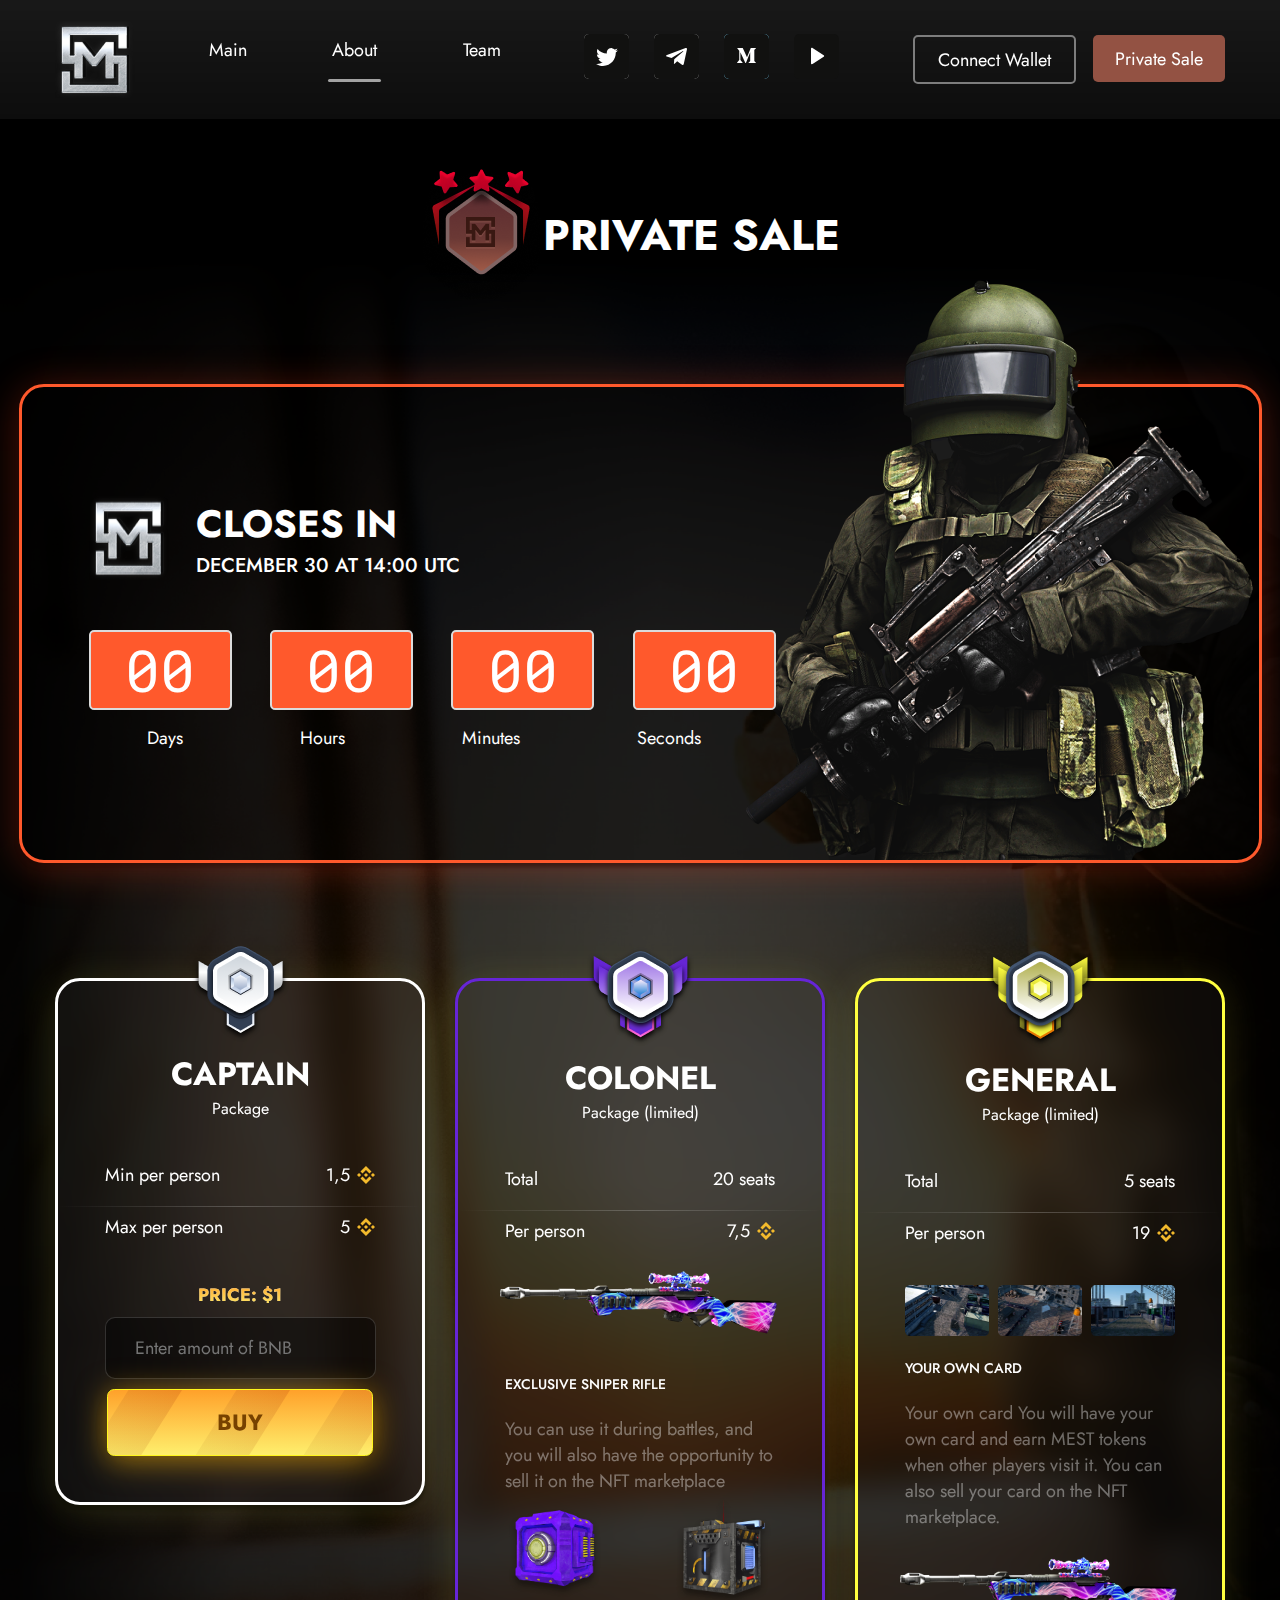
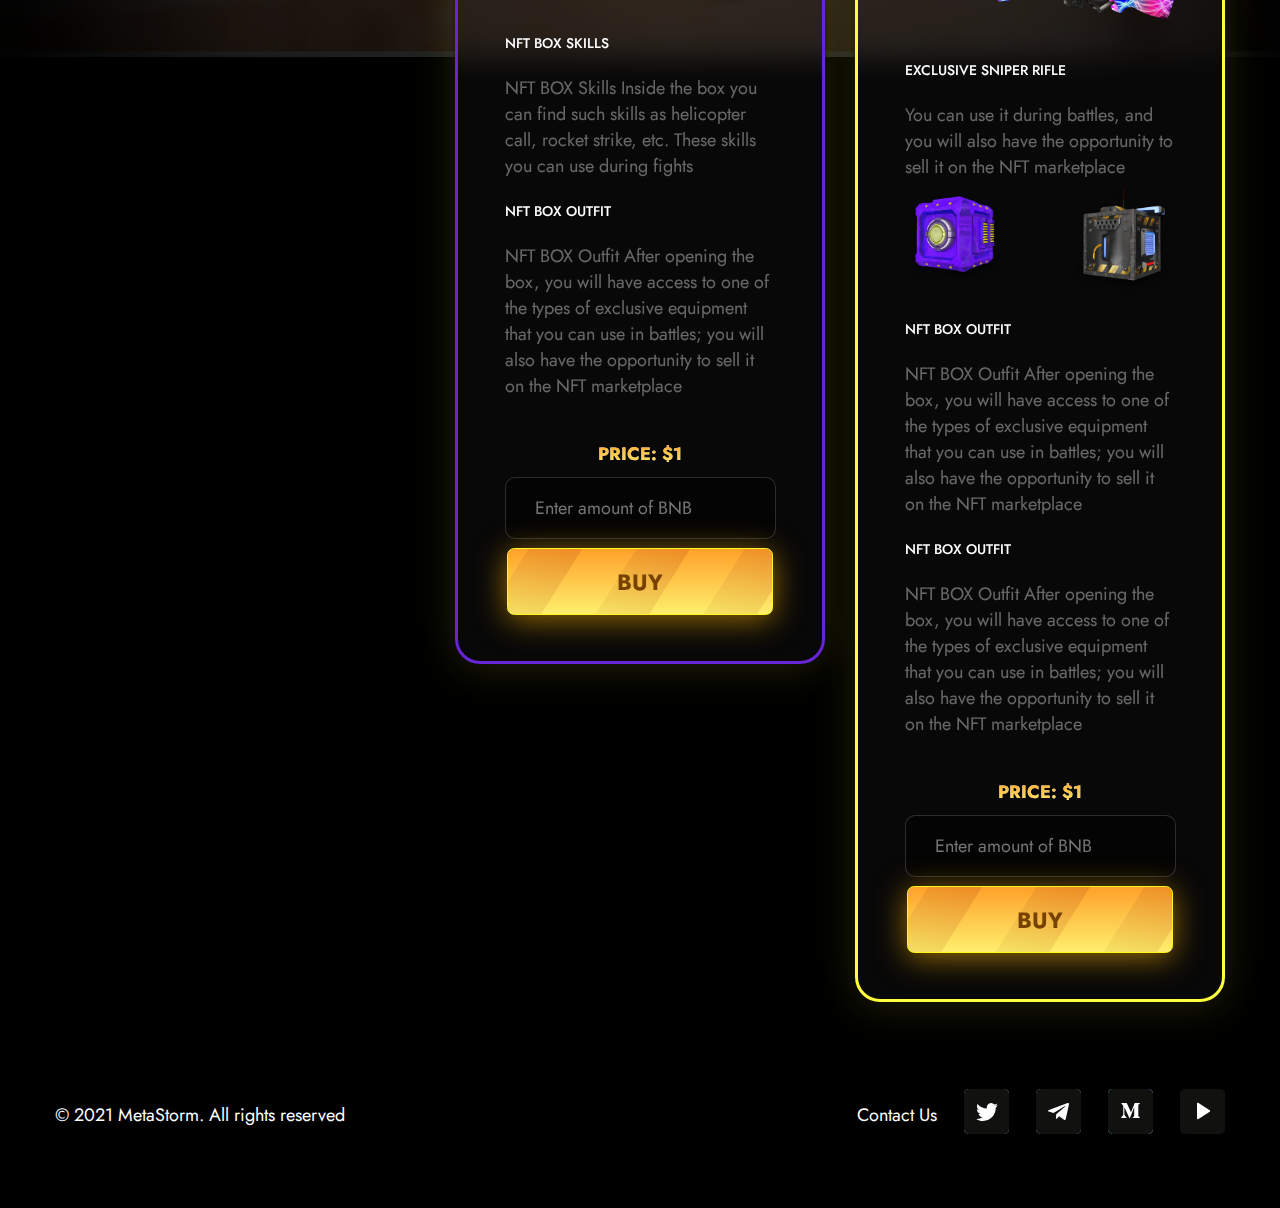
<file: pages/about.html>
<!DOCTYPE html>
<html lang="en">

<head>
    <meta charset="UTF-8">
    <meta http-equiv="X-UA-Compatible" content="IE=edge">
    <meta name="viewport" content="width=device-width, initial-scale=1.0">
    <title>About</title>
    <link rel="stylesheet" href="../style/style.css">

</head>

<body>
    <div class="wrapper">
        <header class="header-about column-space-between">
            <div class="header__header align-items-center">
                <div class="container header__header-container justify-content-space-between align-items-center">
                    <img src="../img/logo.png" alt="logo" class="logo">
                    <nav class="menu">
                        <ul class="menu__list justify-content-space-between">
                            <li class="menu__item "><a href="../index.html"> Main</a>
                            </li>
                            <li class="menu__item menu__item-page"><a href="../pages/about.html">About</a><span></span>
                            </li>
                            <li class="menu__item"><a href="../pages/team.html">Team</a></li>
                        </ul>
                    </nav>
                    <ul class="socials justify-content-space-between">
                        <li class="socials__item">
                            <a href="#">
                                <svg width="45" height="45" viewBox="0 0 45 45" fill="none"
                                    xmlns="http://www.w3.org/2000/svg">
                                    <rect width="45" height="45" rx="5" fill="#C4C4C4" />
                                    <rect width="45" height="45" rx="5" fill="#111110" />
                                    <path
                                        d="M34 16.207C33.193 16.5646 32.326 16.8063 31.4146 16.9155C32.355 16.3528 33.0586 15.4671 33.394 14.4238C32.5104 14.9486 31.5434 15.318 30.535 15.516C29.8569 14.7919 28.9587 14.312 27.9799 14.1507C27.001 13.9895 25.9963 14.1559 25.1218 14.6241C24.2472 15.0924 23.5517 15.8362 23.1432 16.7403C22.7348 17.6443 22.6362 18.6579 22.8628 19.6237C21.0725 19.5338 19.3211 19.0685 17.7223 18.2579C16.1235 17.4473 14.7129 16.3096 13.5823 14.9187C13.1957 15.5856 12.9734 16.3588 12.9734 17.1823C12.9729 17.9236 13.1555 18.6535 13.5048 19.3074C13.8542 19.9612 14.3595 20.5187 14.976 20.9304C14.261 20.9077 13.5618 20.7145 12.9366 20.3669V20.4249C12.9366 21.4647 13.2962 22.4724 13.9546 23.2771C14.6129 24.0819 15.5294 24.6341 16.5485 24.84C15.8853 25.0195 15.1899 25.0459 14.515 24.9173C14.8025 25.8119 15.3626 26.5942 16.1168 27.1547C16.8711 27.7152 17.7817 28.0258 18.7213 28.043C17.1263 29.2951 15.1566 29.9742 13.129 29.9712C12.7698 29.9713 12.4109 29.9504 12.0542 29.9084C14.1124 31.2318 16.5083 31.9341 18.9552 31.9313C27.2382 31.9313 31.7664 25.071 31.7664 19.1211C31.7664 18.9278 31.7615 18.7325 31.7528 18.5392C32.6336 17.9023 33.3939 17.1135 33.9981 16.2099L34 16.207Z"
                                        fill="white" />
                                </svg>
                            </a>
                        </li>
                        <li class="socials__item"><a href="#"><svg width="45" height="45" viewBox="0 0 45 45"
                                    fill="none" xmlns="http://www.w3.org/2000/svg">
                                    <rect width="45" height="45" rx="5" fill="#C4C4C4" />
                                    <rect width="45" height="45" rx="5" fill="#111110" />
                                    <path
                                        d="M31.5825 14.1118L12.9806 21.0358C11.7111 21.5279 11.7184 22.2115 12.7477 22.5164L17.5235 23.9544L28.5735 17.2249C29.096 16.918 29.5734 17.0831 29.181 17.4193L20.2283 25.2183H20.2262L20.2283 25.2193L19.8989 29.971C20.3815 29.971 20.5945 29.7573 20.8652 29.5052L23.1849 27.3278L28.0101 30.768C28.8998 31.241 29.5387 30.9979 29.7601 29.973L32.9276 15.564C33.2518 14.3093 32.4313 13.7411 31.5825 14.1118Z"
                                        fill="white" />
                                </svg>
                            </a></li>
                        <li class="socials__item"><a href="#"><svg width="45" height="45"
                                        viewBox="0 0 45 45" fill="none" xmlns="http://www.w3.org/2000/svg">
                                        <rect width="45" height="45" rx="5" fill="#C4C4C4" />
                                        <rect width="45" height="45" rx="5" fill="#40B3E0" />
                                        <rect width="45" height="45" rx="5" fill="#111110" />
                                        <path
                                            d="M15.2534 17.06C15.265 16.9459 15.2495 16.8306 15.2079 16.7235C15.1663 16.6164 15.0999 16.5204 15.014 16.4431L13.2394 14.3178V14H18.7475L23.0054 23.2859L26.7484 14H32V14.3178L30.4828 15.7625C30.4186 15.8115 30.369 15.8768 30.3393 15.9514C30.3097 16.026 30.3012 16.1072 30.3147 16.1862V26.8119C30.3012 26.8909 30.3097 26.9721 30.3393 27.0467C30.369 27.1214 30.4186 27.1866 30.4828 27.2356L31.9648 28.6812V29H24.5131V28.6822L26.0482 27.2009C26.1993 27.0509 26.1993 27.0069 26.1993 26.7781V18.1888L21.9319 28.9644H21.3562L16.3877 18.1888V25.4113C16.3468 25.7141 16.4485 26.0206 16.6632 26.24L18.6591 28.6475V28.9644H13V28.6475L14.995 26.24C15.1006 26.1313 15.1789 25.9998 15.2238 25.8559C15.2686 25.712 15.2788 25.5597 15.2534 25.4113V17.06Z"
                                            fill="white" />
                                    </svg>
                                </a></li>
                        <li class="socials__item"><a href="#"><svg width="45" height="45" viewBox="0 0 45 45"
                                    fill="none" xmlns="http://www.w3.org/2000/svg">
                                    <rect width="45" height="45" rx="5" fill="#111110" />
                                    <path
                                        d="M17 29.1683C17 29.9595 17.8753 30.4373 18.5408 30.0095L29.6915 22.8412C30.3038 22.4475 30.3038 21.5525 29.6915 21.1588L18.541 13.9905C17.8754 13.5627 17.0002 14.0405 17.0002 14.8317L17 29.1683Z"
                                        fill="white" />
                                </svg></a></li>
                    </ul>
                    <div class="header__btns justify-content-space-between">
                        <a href="#" class="header__btn-border flex-center">Connect Wallet</a>
                        <a href="../pages/private-sale.html" class="header__btn-color flex-center">Private Sale</a>
                    </div>
                </div>
            </div>
        </header>
        <main class="main">
            <section class="private">
                <h2 class="private__title align-items-center"><img src="../img/medal3.png" alt="medal">Private Sale</h2>
                <div class="private__timer-container container">
                    <div class="timer__name flex">
                        <img src="../img/logo.png" alt="logo">
                        <p class="timer__data">
                            <span class="data__closes-in">Closes in</span>
                            <span class="data__data">December 30 at 14:00 UTC</span>
                        </p>
                    </div>
                    <div class="timer">
                        <div class="timer__items">
                            <div class="timer__item timer__days"><span class="timer-numb">00</span></div>
                            <div class="timer__item timer__hours"><span class="timer-numb">00</span></div>
                            <div class="timer__item timer__minutes"><span class="timer-numb">00</span></div>
                            <div class="timer__item timer__seconds"><span class="timer-numb">00</span></div>
                        </div>
                        <div class="timer__name-data justify-content-space-around">
                            <span class="year-second">Days</span>
                            <span class="year-second">Hours</span>
                            <span class="year-second">Minutes</span>
                            <span class="year-second">Seconds</span>
                        </div>
                    </div>
                    <img src="../img/private-soldier.png" alt="soldier" class="soldier">
                </div>
                <div class="private__cards container flex">
                    <div class="cards__item cards__item1">
                        <img src="../img/card1-logo.png" alt="medal" class="card__logo">
                        <h4 class="card__title column-center">CAPTAIN <span>Package </span></h4>
                        <div class="card__price w100">
                            <div class="card__price-item justify-content-space-between card-container">
                                <span class="total">Min per person</span>
                                <span class="price__price flex">1,5 <img src="../img/price-icon.svg"
                                        alt="binance"></span>
                            </div>
                            <span class="price__line"></span>
                            <div class="card__price-item justify-content-space-between card-container">
                                <span class="total">Max per person</span>
                                <span class="price__price flex">5 <img src="../img/price-icon.svg" alt="binance"></span>
                            </div>
                        </div>
                        <div class="card__footer column-space-between card-container align-items-center">
                            <span class="card__price-num">Price: $1</span>
                            <input type="text" class="price-num__input w100" placeholder="Enter amount of BNB">
                            <a href="../pages/private-sale.html" class="btn-gradient w100 flex-center">BUY</a>
                        </div>
                    </div>
                    <div class="cards__item cards__item2">
                        <img src="../img/card2-logo.png" alt="medal" class="card__logo">
                        <h4 class="card__title column-center">COLONEL<span>Package (limited) </span></h4>
                        <div class="card__price w100">
                            <div class="card__price-item justify-content-space-between card-container">
                                <span class="total">Total</span>
                                <span class="price__price">20 seats</span>
                            </div>
                            <span class="price__line"></span>
                            <div class="card__price-item justify-content-space-between card-container ">
                                <span class="total">Per person</span>
                                <span class="price__price flex">7,5 <img src="../img/price-icon.svg"
                                        alt="binance"></span>
                            </div>
                        </div>
                        <img src="../img/slider2-img5.png" alt="machine gun" width="300" class="card-weapon">
                        <div class="card__info card-container">
                            <h6 class="card__info-title">Exclusive sniper rifle </h6>
                            <p class="card__info-txt">You can use it during battles, and you will also have the
                                opportunity to sell it on the NFT marketplace</p>
                        </div>
                        <div class="card__2box card-container justify-content-space-between align-items-center"><img
                                src="../img/nft-slide-cont3.png" alt="box" width="103"> <img
                                src="../img/nft-slide-cont2.png" alt="box" width="103" height="117"></div>
                        <div class="card__info card-container">
                            <h6 class="card__info-title">NFT BOX Skills </h6>
                            <p class="card__info-txt">NFT BOX Skills
                                Inside the box you can find such skills as helicopter call, rocket strike, etc. These
                                skills you can use during fights</p>
                        </div>
                        <div class="card__info card-container">
                            <h6 class="card__info-title">NFT BOX Outfit</h6>
                            <p class="card__info-txt">NFT BOX Outfit
                                Аfter opening the box, you will have access to one of the types of exclusive equipment
                                that you can use in battles; you will also have the opportunity to sell it on the NFT
                                marketplace</p>
                        </div>
                        <div class="card__footer column-space-between card-container align-items-center">
                            <span class="card__price-num">Price: $1</span>
                            <input type="text" class="price-num__input w100" placeholder="Enter amount of BNB">
                            <a href="../pages/private-sale.html" class="btn-gradient w100 flex-center">BUY</a>
                        </div>
                    </div>
                    <div class="cards__item cards__item3">
                        <img src="../img/card3-logo.png" alt="medal" class="card__logo">
                        <h4 class="card__title column-center">GENERAL<span>Package (limited) </span></h4>
                        <div class="card__price w100">
                            <div class="card__price-item justify-content-space-between card-container">
                                <span class="total">Total</span>
                                <span class="price__price">5 seats</span>
                            </div>
                            <span class="price__line"></span>
                            <div class="card__price-item justify-content-space-between card-container">
                                <span class="total">Per person</span>
                                <span class="price__price flex">19 <img src="../img/price-icon.svg"
                                        alt="binance"></span>
                            </div>
                        </div>
                        <div class="card3__images card-container justify-content-space-between"><img
                                src="../img/card3-img1.png" alt="foto location" width="84" height="51"> <img
                                src="../img/card3-img2.png" alt="foto location" width="84" height="51"> <img
                                src="../img/card3-img3.png" alt="foto location" width="84" height="51">
                        </div>
                        <div class="card__info card-container">
                            <h6 class="card__info-title">Your own card</h6>
                            <p class="card__info-txt">Your own card
                                You will have your own card and earn MEST tokens when other players visit it. You can
                                also sell your card on the NFT marketplace.</p>
                        </div>
                        <img src="../img/slider2-img5.png" alt="machine gun" width="300" class="card-weapon">
                        <div class="card__info card-container">
                            <h6 class="card__info-title">Exclusive sniper rifle </h6>
                            <p class="card__info-txt">You can use it during battles, and you will also have the
                                opportunity to sell it on the NFT marketplace</p>
                        </div>
                        <div class="card__2box card-container justify-content-space-between align-items-center"><img
                                src="../img/nft-slide-cont3.png" alt="box" width="103"> <img
                                src="../img/nft-slide-cont2.png" alt="box" width="103" height="117"></div>
                        <div class="card__info card-container">
                            <h6 class="card__info-title">NFT BOX Outfit</h6>
                            <p class="card__info-txt">NFT BOX Outfit
                                Аfter opening the box, you will have access to one of the types of exclusive equipment
                                that you can use in battles; you will also have the opportunity to sell it on the NFT
                                marketplace</p>
                        </div>
                        <div class="card__info card-container">
                            <h6 class="card__info-title">NFT BOX Outfit</h6>
                            <p class="card__info-txt">NFT BOX Outfit
                                Аfter opening the box, you will have access to one of the types of exclusive equipment
                                that you can use in battles; you will also have the opportunity to sell it on the NFT
                                marketplace</p>
                        </div>
                        <div class="card__footer column-space-between card-container align-items-center">
                            <span class="card__price-num">Price: $1</span>
                            <input type="text" class="price-num__input w100" placeholder="Enter amount of BNB">
                            <a href="../pages/private-sale.html" class="btn-gradient w100 flex-center">BUY</a>
                        </div>
                    </div>
                </div>
            </section>
        </main>
        <footer class="footer-about">
            <div class="footer__footer container align-items-center">
                <div class="footer__info justify-content-space-between align-items-center">
                    <span>© 2021 MetaStorm. All rights reserved</span>
                    <ul class="socials socials-footer justify-content-space-between align-items-center">
                        <li>Contact Us</li>
                        <li class="socials__item">
                            <a href="#">
                                <svg width="45" height="45" viewBox="0 0 45 45" fill="none"
                                    xmlns="http://www.w3.org/2000/svg">
                                    <rect width="45" height="45" rx="5" fill="#C4C4C4" />
                                    <rect width="45" height="45" rx="5" fill="#111110" />
                                    <path
                                        d="M34 16.207C33.193 16.5646 32.326 16.8063 31.4146 16.9155C32.355 16.3528 33.0586 15.4671 33.394 14.4238C32.5104 14.9486 31.5434 15.318 30.535 15.516C29.8569 14.7919 28.9587 14.312 27.9799 14.1507C27.001 13.9895 25.9963 14.1559 25.1218 14.6241C24.2472 15.0924 23.5517 15.8362 23.1432 16.7403C22.7348 17.6443 22.6362 18.6579 22.8628 19.6237C21.0725 19.5338 19.3211 19.0685 17.7223 18.2579C16.1235 17.4473 14.7129 16.3096 13.5823 14.9187C13.1957 15.5856 12.9734 16.3588 12.9734 17.1823C12.9729 17.9236 13.1555 18.6535 13.5048 19.3074C13.8542 19.9612 14.3595 20.5187 14.976 20.9304C14.261 20.9077 13.5618 20.7145 12.9366 20.3669V20.4249C12.9366 21.4647 13.2962 22.4724 13.9546 23.2771C14.6129 24.0819 15.5294 24.6341 16.5485 24.84C15.8853 25.0195 15.1899 25.0459 14.515 24.9173C14.8025 25.8119 15.3626 26.5942 16.1168 27.1547C16.8711 27.7152 17.7817 28.0258 18.7213 28.043C17.1263 29.2951 15.1566 29.9742 13.129 29.9712C12.7698 29.9713 12.4109 29.9504 12.0542 29.9084C14.1124 31.2318 16.5083 31.9341 18.9552 31.9313C27.2382 31.9313 31.7664 25.071 31.7664 19.1211C31.7664 18.9278 31.7615 18.7325 31.7528 18.5392C32.6336 17.9023 33.3939 17.1135 33.9981 16.2099L34 16.207Z"
                                        fill="white" />
                                </svg>
                            </a>
                        </li>
                        <li class="socials__item"><a href="#"><svg width="45" height="45" viewBox="0 0 45 45"
                                    fill="none" xmlns="http://www.w3.org/2000/svg">
                                    <rect width="45" height="45" rx="5" fill="#C4C4C4" />
                                    <rect width="45" height="45" rx="5" fill="#111110" />
                                    <path
                                        d="M31.5825 14.1118L12.9806 21.0358C11.7111 21.5279 11.7184 22.2115 12.7477 22.5164L17.5235 23.9544L28.5735 17.2249C29.096 16.918 29.5734 17.0831 29.181 17.4193L20.2283 25.2183H20.2262L20.2283 25.2193L19.8989 29.971C20.3815 29.971 20.5945 29.7573 20.8652 29.5052L23.1849 27.3278L28.0101 30.768C28.8998 31.241 29.5387 30.9979 29.7601 29.973L32.9276 15.564C33.2518 14.3093 32.4313 13.7411 31.5825 14.1118Z"
                                        fill="white" />
                                </svg>
                            </a></li>
                        <li class="socials__item"><a href="#"><svg width="45" height="45"
                                        viewBox="0 0 45 45" fill="none" xmlns="http://www.w3.org/2000/svg">
                                        <rect width="45" height="45" rx="5" fill="#C4C4C4" />
                                        <rect width="45" height="45" rx="5" fill="#40B3E0" />
                                        <rect width="45" height="45" rx="5" fill="#111110" />
                                        <path
                                            d="M15.2534 17.06C15.265 16.9459 15.2495 16.8306 15.2079 16.7235C15.1663 16.6164 15.0999 16.5204 15.014 16.4431L13.2394 14.3178V14H18.7475L23.0054 23.2859L26.7484 14H32V14.3178L30.4828 15.7625C30.4186 15.8115 30.369 15.8768 30.3393 15.9514C30.3097 16.026 30.3012 16.1072 30.3147 16.1862V26.8119C30.3012 26.8909 30.3097 26.9721 30.3393 27.0467C30.369 27.1214 30.4186 27.1866 30.4828 27.2356L31.9648 28.6812V29H24.5131V28.6822L26.0482 27.2009C26.1993 27.0509 26.1993 27.0069 26.1993 26.7781V18.1888L21.9319 28.9644H21.3562L16.3877 18.1888V25.4113C16.3468 25.7141 16.4485 26.0206 16.6632 26.24L18.6591 28.6475V28.9644H13V28.6475L14.995 26.24C15.1006 26.1313 15.1789 25.9998 15.2238 25.8559C15.2686 25.712 15.2788 25.5597 15.2534 25.4113V17.06Z"
                                            fill="white" />
                                    </svg>
                                </a></li>
                        <li class="socials__item"><a href="#"><svg width="45" height="45" viewBox="0 0 45 45"
                                    fill="none" xmlns="http://www.w3.org/2000/svg">
                                    <rect width="45" height="45" rx="5" fill="#111110" />
                                    <path
                                        d="M17 29.1683C17 29.9595 17.8753 30.4373 18.5408 30.0095L29.6915 22.8412C30.3038 22.4475 30.3038 21.5525 29.6915 21.1588L18.541 13.9905C17.8754 13.5627 17.0002 14.0405 17.0002 14.8317L17 29.1683Z"
                                        fill="white" />
                                </svg></a></li>
                    </ul>
                </div>
            </div>
        </footer>
    </div>
    <script src="../js/script.js"></script>
</body>

</html>
</file>
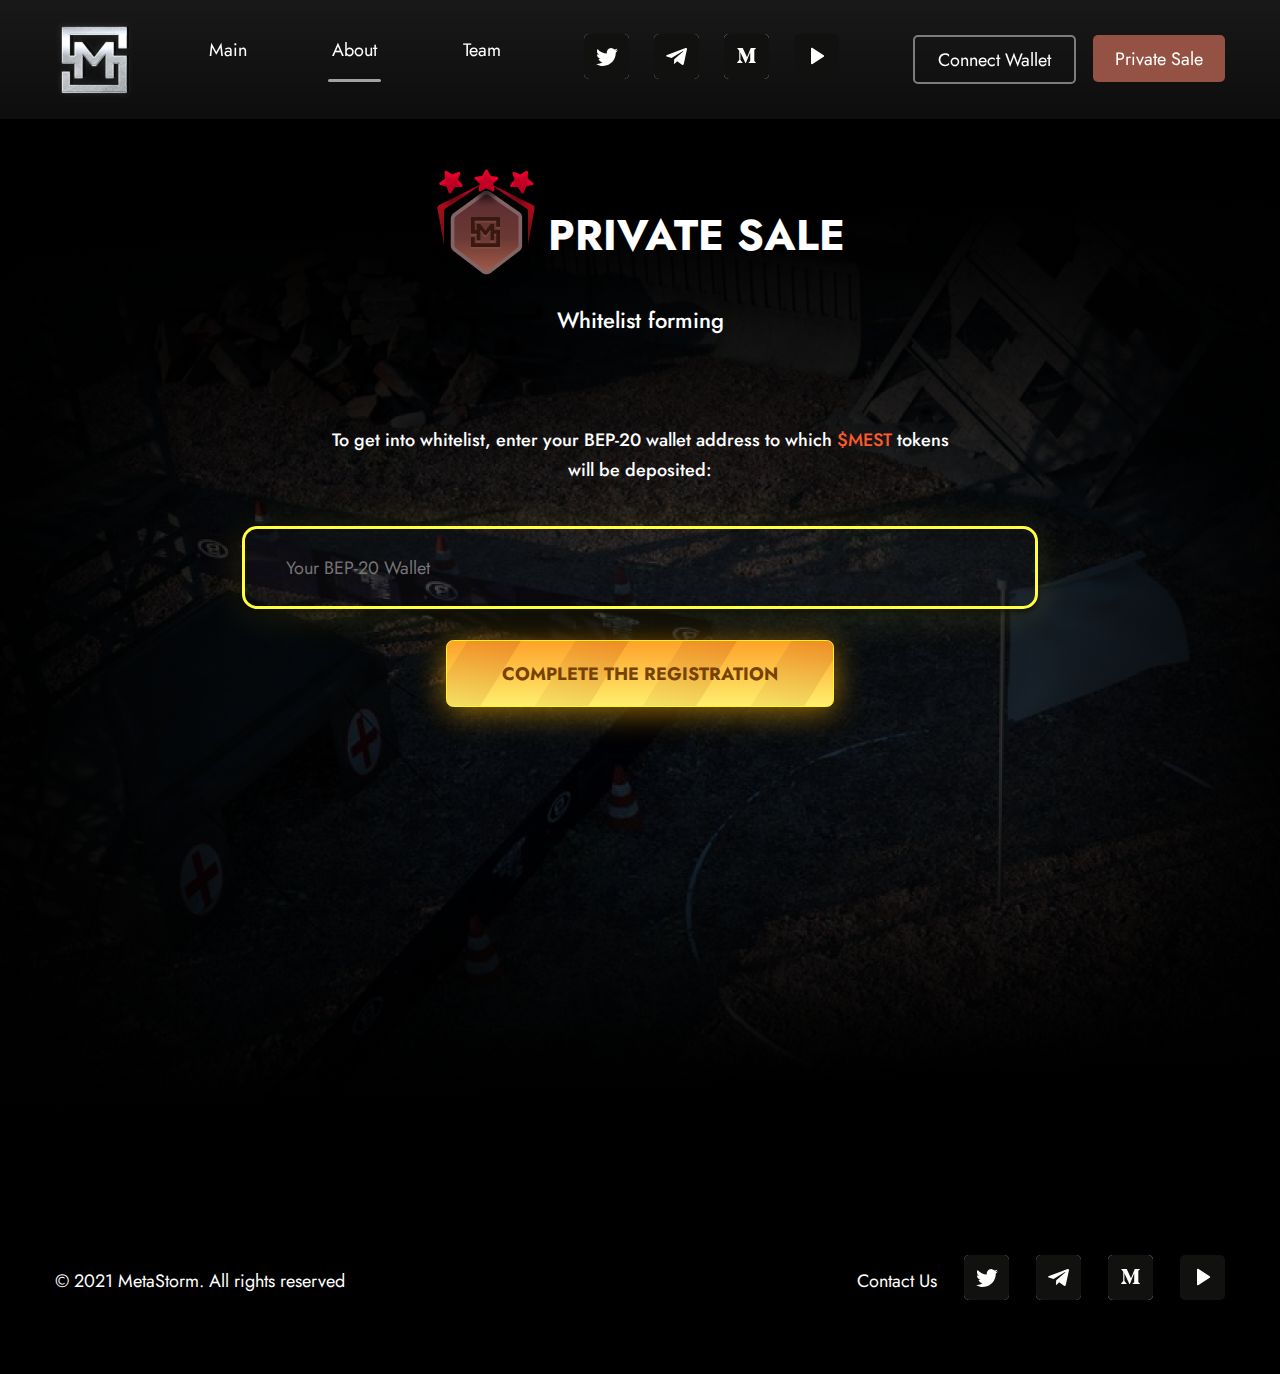
<file: pages/private-sale.html>
<!DOCTYPE html>
<html lang="en">

<head>
    <meta charset="UTF-8">
    <meta http-equiv="X-UA-Compatible" content="IE=edge">
    <meta name="viewport" content="width=device-width, initial-scale=1.0">
    <title>Private Sale</title>
    <link rel="stylesheet" href="../style/style.css">
</head>

<body>
    <div class="wrapper">
        <header class="header-private-sale column-space-between">
            <div class="header__header align-items-center">
                <div class="container header__header-container justify-content-space-between align-items-center">
                    <img src="../img/logo.png" alt="logo" class="logo">
                    <nav class="menu">
                        <ul class="menu__list justify-content-space-between">
                            <li class="menu__item "><a href="../index.html"> Main</a>
                            </li>
                            <li class="menu__item menu__item-page"><a href="../pages/about.html">About</a><span></span>
                            </li>
                            <li class="menu__item"><a href="../pages/team.html">Team</a></li>
                        </ul>
                    </nav>
                    <ul class="socials justify-content-space-between">
                        <li class="socials__item">
                            <a href="#">
                                <svg width="45" height="45" viewBox="0 0 45 45" fill="none"
                                    xmlns="http://www.w3.org/2000/svg">
                                    <rect width="45" height="45" rx="5" fill="#C4C4C4" />
                                    <rect width="45" height="45" rx="5" fill="#111110" />
                                    <path
                                        d="M34 16.207C33.193 16.5646 32.326 16.8063 31.4146 16.9155C32.355 16.3528 33.0586 15.4671 33.394 14.4238C32.5104 14.9486 31.5434 15.318 30.535 15.516C29.8569 14.7919 28.9587 14.312 27.9799 14.1507C27.001 13.9895 25.9963 14.1559 25.1218 14.6241C24.2472 15.0924 23.5517 15.8362 23.1432 16.7403C22.7348 17.6443 22.6362 18.6579 22.8628 19.6237C21.0725 19.5338 19.3211 19.0685 17.7223 18.2579C16.1235 17.4473 14.7129 16.3096 13.5823 14.9187C13.1957 15.5856 12.9734 16.3588 12.9734 17.1823C12.9729 17.9236 13.1555 18.6535 13.5048 19.3074C13.8542 19.9612 14.3595 20.5187 14.976 20.9304C14.261 20.9077 13.5618 20.7145 12.9366 20.3669V20.4249C12.9366 21.4647 13.2962 22.4724 13.9546 23.2771C14.6129 24.0819 15.5294 24.6341 16.5485 24.84C15.8853 25.0195 15.1899 25.0459 14.515 24.9173C14.8025 25.8119 15.3626 26.5942 16.1168 27.1547C16.8711 27.7152 17.7817 28.0258 18.7213 28.043C17.1263 29.2951 15.1566 29.9742 13.129 29.9712C12.7698 29.9713 12.4109 29.9504 12.0542 29.9084C14.1124 31.2318 16.5083 31.9341 18.9552 31.9313C27.2382 31.9313 31.7664 25.071 31.7664 19.1211C31.7664 18.9278 31.7615 18.7325 31.7528 18.5392C32.6336 17.9023 33.3939 17.1135 33.9981 16.2099L34 16.207Z"
                                        fill="white" />
                                </svg>
                            </a>
                        </li>
                        <li class="socials__item"><a href="#"><svg width="45" height="45" viewBox="0 0 45 45"
                                    fill="none" xmlns="http://www.w3.org/2000/svg">
                                    <rect width="45" height="45" rx="5" fill="#C4C4C4" />
                                    <rect width="45" height="45" rx="5" fill="#111110" />
                                    <path
                                        d="M31.5825 14.1118L12.9806 21.0358C11.7111 21.5279 11.7184 22.2115 12.7477 22.5164L17.5235 23.9544L28.5735 17.2249C29.096 16.918 29.5734 17.0831 29.181 17.4193L20.2283 25.2183H20.2262L20.2283 25.2193L19.8989 29.971C20.3815 29.971 20.5945 29.7573 20.8652 29.5052L23.1849 27.3278L28.0101 30.768C28.8998 31.241 29.5387 30.9979 29.7601 29.973L32.9276 15.564C33.2518 14.3093 32.4313 13.7411 31.5825 14.1118Z"
                                        fill="white" />
                                </svg>
                            </a></li>
                        <li class="socials__item"><a href="#"><svg width="45" height="45"
                                        viewBox="0 0 45 45" fill="none" xmlns="http://www.w3.org/2000/svg">
                                        <rect width="45" height="45" rx="5" fill="#C4C4C4" />
                                        <rect width="45" height="45" rx="5" fill="#40B3E0" />
                                        <rect width="45" height="45" rx="5" fill="#111110" />
                                        <path
                                            d="M15.2534 17.06C15.265 16.9459 15.2495 16.8306 15.2079 16.7235C15.1663 16.6164 15.0999 16.5204 15.014 16.4431L13.2394 14.3178V14H18.7475L23.0054 23.2859L26.7484 14H32V14.3178L30.4828 15.7625C30.4186 15.8115 30.369 15.8768 30.3393 15.9514C30.3097 16.026 30.3012 16.1072 30.3147 16.1862V26.8119C30.3012 26.8909 30.3097 26.9721 30.3393 27.0467C30.369 27.1214 30.4186 27.1866 30.4828 27.2356L31.9648 28.6812V29H24.5131V28.6822L26.0482 27.2009C26.1993 27.0509 26.1993 27.0069 26.1993 26.7781V18.1888L21.9319 28.9644H21.3562L16.3877 18.1888V25.4113C16.3468 25.7141 16.4485 26.0206 16.6632 26.24L18.6591 28.6475V28.9644H13V28.6475L14.995 26.24C15.1006 26.1313 15.1789 25.9998 15.2238 25.8559C15.2686 25.712 15.2788 25.5597 15.2534 25.4113V17.06Z"
                                            fill="white" />
                                    </svg>
                                </a></li>
                        <li class="socials__item"><a href="#"><svg width="45" height="45" viewBox="0 0 45 45"
                                    fill="none" xmlns="http://www.w3.org/2000/svg">
                                    <rect width="45" height="45" rx="5" fill="#111110" />
                                    <path
                                        d="M17 29.1683C17 29.9595 17.8753 30.4373 18.5408 30.0095L29.6915 22.8412C30.3038 22.4475 30.3038 21.5525 29.6915 21.1588L18.541 13.9905C17.8754 13.5627 17.0002 14.0405 17.0002 14.8317L17 29.1683Z"
                                        fill="white" />
                                </svg></a></li>
                    </ul>
                    <div class="header__btns justify-content-space-between">
                        <a href="#" class="header__btn-border flex-center">Connect Wallet</a>
                        <a href="../pages/private-sale.html" class="header__btn-color flex-center">Private Sale</a>
                    </div>
                </div>
            </div>
        </header>
        <main class="main">
            <section class="private-sale">
                <h2 class="private-sale__title align-items-center"><img src="../img/medal3.png" alt="medal">PRIVATE SALE
                </h2>
                <h5 class="private-sale__sub-title">Whitelist forming </h5>
                <p class="private-sale__info">To get into whitelist, enter your BEP-20 wallet address to which
                    <span>$MEST</span> tokens will be deposited: </p>
                <input type="text" class="private-sale__input" placeholder="Your BEP-20 Wallet">
                <a href="#" class="private-sale__btn btn-gradient flex-center">Complete the registration</a>
                <div class="after-send-form column-center">
                    <img src="../img/smile.svg" alt="smile">
                    <span class="after-send-form__thank">Thank you!</span>
                    <p class="after-send-form__info">You were successfully added to METASTORM project’s whitelist.</p>
                </div>
            </section>
        </main>
        <footer class="footer-private-sale">
            <div class="footer__footer container align-items-center">
                <div class="footer__info justify-content-space-between align-items-center">
                    <span>© 2021 MetaStorm. All rights reserved</span>
                    <ul class="socials socials-footer justify-content-space-between align-items-center">
                        <li>Contact Us</li>
                        <li class="socials__item">
                            <a href="#">
                                <svg width="45" height="45" viewBox="0 0 45 45" fill="none"
                                    xmlns="http://www.w3.org/2000/svg">
                                    <rect width="45" height="45" rx="5" fill="#C4C4C4" />
                                    <rect width="45" height="45" rx="5" fill="#111110" />
                                    <path
                                        d="M34 16.207C33.193 16.5646 32.326 16.8063 31.4146 16.9155C32.355 16.3528 33.0586 15.4671 33.394 14.4238C32.5104 14.9486 31.5434 15.318 30.535 15.516C29.8569 14.7919 28.9587 14.312 27.9799 14.1507C27.001 13.9895 25.9963 14.1559 25.1218 14.6241C24.2472 15.0924 23.5517 15.8362 23.1432 16.7403C22.7348 17.6443 22.6362 18.6579 22.8628 19.6237C21.0725 19.5338 19.3211 19.0685 17.7223 18.2579C16.1235 17.4473 14.7129 16.3096 13.5823 14.9187C13.1957 15.5856 12.9734 16.3588 12.9734 17.1823C12.9729 17.9236 13.1555 18.6535 13.5048 19.3074C13.8542 19.9612 14.3595 20.5187 14.976 20.9304C14.261 20.9077 13.5618 20.7145 12.9366 20.3669V20.4249C12.9366 21.4647 13.2962 22.4724 13.9546 23.2771C14.6129 24.0819 15.5294 24.6341 16.5485 24.84C15.8853 25.0195 15.1899 25.0459 14.515 24.9173C14.8025 25.8119 15.3626 26.5942 16.1168 27.1547C16.8711 27.7152 17.7817 28.0258 18.7213 28.043C17.1263 29.2951 15.1566 29.9742 13.129 29.9712C12.7698 29.9713 12.4109 29.9504 12.0542 29.9084C14.1124 31.2318 16.5083 31.9341 18.9552 31.9313C27.2382 31.9313 31.7664 25.071 31.7664 19.1211C31.7664 18.9278 31.7615 18.7325 31.7528 18.5392C32.6336 17.9023 33.3939 17.1135 33.9981 16.2099L34 16.207Z"
                                        fill="white" />
                                </svg>
                            </a>
                        </li>
                        <li class="socials__item"><a href="#"><svg width="45" height="45" viewBox="0 0 45 45"
                                    fill="none" xmlns="http://www.w3.org/2000/svg">
                                    <rect width="45" height="45" rx="5" fill="#C4C4C4" />
                                    <rect width="45" height="45" rx="5" fill="#111110" />
                                    <path
                                        d="M31.5825 14.1118L12.9806 21.0358C11.7111 21.5279 11.7184 22.2115 12.7477 22.5164L17.5235 23.9544L28.5735 17.2249C29.096 16.918 29.5734 17.0831 29.181 17.4193L20.2283 25.2183H20.2262L20.2283 25.2193L19.8989 29.971C20.3815 29.971 20.5945 29.7573 20.8652 29.5052L23.1849 27.3278L28.0101 30.768C28.8998 31.241 29.5387 30.9979 29.7601 29.973L32.9276 15.564C33.2518 14.3093 32.4313 13.7411 31.5825 14.1118Z"
                                        fill="white" />
                                </svg>
                            </a></li>
                        <li class="socials__item"><a href="#"><svg width="45" height="45"
                                        viewBox="0 0 45 45" fill="none" xmlns="http://www.w3.org/2000/svg">
                                        <rect width="45" height="45" rx="5" fill="#C4C4C4" />
                                        <rect width="45" height="45" rx="5" fill="#40B3E0" />
                                        <rect width="45" height="45" rx="5" fill="#111110" />
                                        <path
                                            d="M15.2534 17.06C15.265 16.9459 15.2495 16.8306 15.2079 16.7235C15.1663 16.6164 15.0999 16.5204 15.014 16.4431L13.2394 14.3178V14H18.7475L23.0054 23.2859L26.7484 14H32V14.3178L30.4828 15.7625C30.4186 15.8115 30.369 15.8768 30.3393 15.9514C30.3097 16.026 30.3012 16.1072 30.3147 16.1862V26.8119C30.3012 26.8909 30.3097 26.9721 30.3393 27.0467C30.369 27.1214 30.4186 27.1866 30.4828 27.2356L31.9648 28.6812V29H24.5131V28.6822L26.0482 27.2009C26.1993 27.0509 26.1993 27.0069 26.1993 26.7781V18.1888L21.9319 28.9644H21.3562L16.3877 18.1888V25.4113C16.3468 25.7141 16.4485 26.0206 16.6632 26.24L18.6591 28.6475V28.9644H13V28.6475L14.995 26.24C15.1006 26.1313 15.1789 25.9998 15.2238 25.8559C15.2686 25.712 15.2788 25.5597 15.2534 25.4113V17.06Z"
                                            fill="white" />
                                    </svg>
                                </a></li>
                        <li class="socials__item"><a href="#"><svg width="45" height="45" viewBox="0 0 45 45"
                                    fill="none" xmlns="http://www.w3.org/2000/svg">
                                    <rect width="45" height="45" rx="5" fill="#111110" />
                                    <path
                                        d="M17 29.1683C17 29.9595 17.8753 30.4373 18.5408 30.0095L29.6915 22.8412C30.3038 22.4475 30.3038 21.5525 29.6915 21.1588L18.541 13.9905C17.8754 13.5627 17.0002 14.0405 17.0002 14.8317L17 29.1683Z"
                                        fill="white" />
                                </svg></a></li>
                    </ul>
                </div>
            </div>
        </footer>
    </div>
    <script src="../js/script.js"></script>
</body>

</html>
</file>
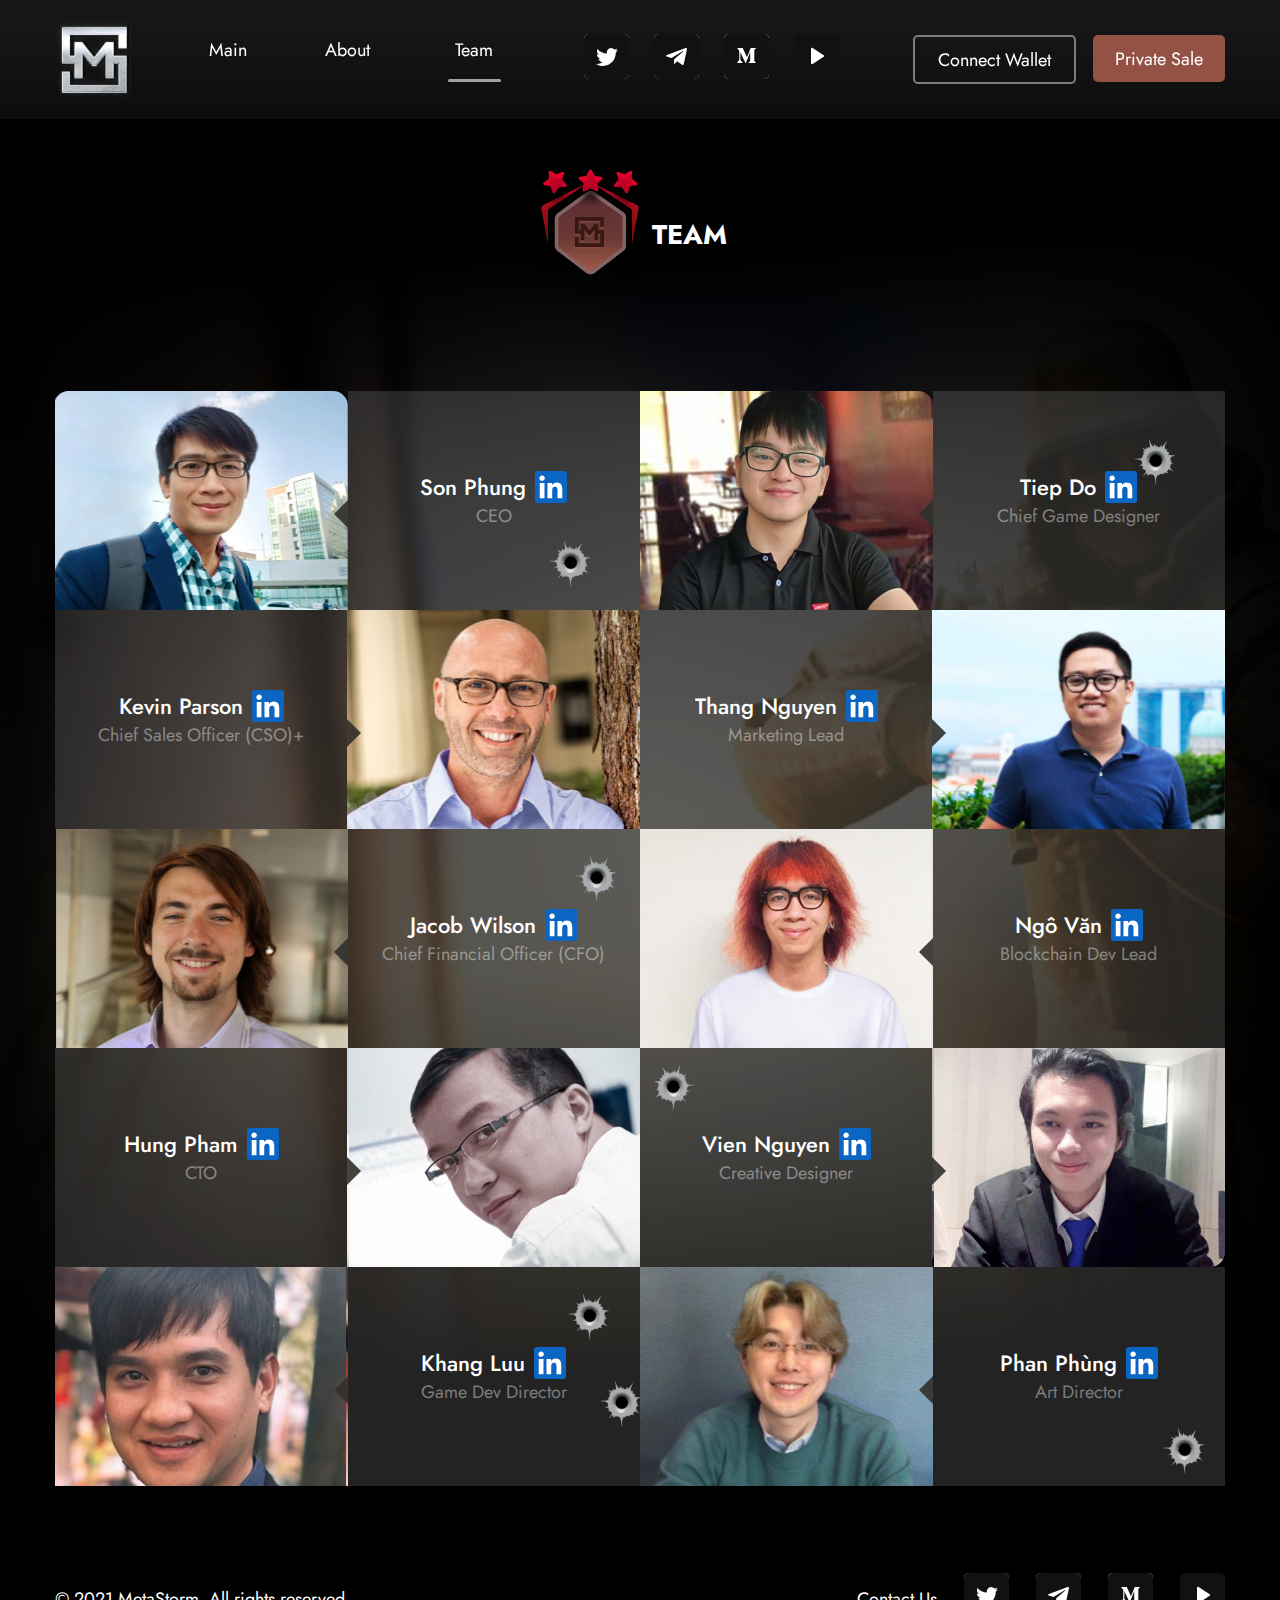
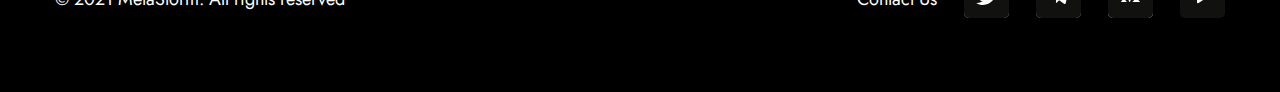
<file: pages/team.html>
<!DOCTYPE html>
<html lang="en">

<head>
    <meta charset="UTF-8">
    <meta http-equiv="X-UA-Compatible" content="IE=edge">
    <meta name="viewport" content="width=device-width, initial-scale=1.0">
    <link rel="icon" href="../img/logo.png">
    <title>Team</title>
    <link rel="stylesheet" href="../style/style.css">
</head>

<body>
    <div class="wrapper">
        <header class="header-team column-space-between">
            <div class="header__header align-items-center">
                <div class="container header__header-container justify-content-space-between align-items-center">
                    <img src="../img/logo.png" alt="logo" class="logo">
                    <nav class="menu">
                        <ul class="menu__list justify-content-space-between">
                            <li class="menu__item "><a href="../index.html"> Main</a>
                            </li>
                            <li class="menu__item"><a href="../pages/about.html">About</a></li>
                            <li class="menu__item menu__item-page"><a href="#">Team</a><span></span></li>
                        </ul>
                    </nav>
                    <ul class="socials justify-content-space-between">
                        <li class="socials__item">
                            <a href="#">
                                <svg width="45" height="45" viewBox="0 0 45 45" fill="none"
                                    xmlns="http://www.w3.org/2000/svg">
                                    <rect width="45" height="45" rx="5" fill="#C4C4C4" />
                                    <rect width="45" height="45" rx="5" fill="#111110" />
                                    <path
                                        d="M34 16.207C33.193 16.5646 32.326 16.8063 31.4146 16.9155C32.355 16.3528 33.0586 15.4671 33.394 14.4238C32.5104 14.9486 31.5434 15.318 30.535 15.516C29.8569 14.7919 28.9587 14.312 27.9799 14.1507C27.001 13.9895 25.9963 14.1559 25.1218 14.6241C24.2472 15.0924 23.5517 15.8362 23.1432 16.7403C22.7348 17.6443 22.6362 18.6579 22.8628 19.6237C21.0725 19.5338 19.3211 19.0685 17.7223 18.2579C16.1235 17.4473 14.7129 16.3096 13.5823 14.9187C13.1957 15.5856 12.9734 16.3588 12.9734 17.1823C12.9729 17.9236 13.1555 18.6535 13.5048 19.3074C13.8542 19.9612 14.3595 20.5187 14.976 20.9304C14.261 20.9077 13.5618 20.7145 12.9366 20.3669V20.4249C12.9366 21.4647 13.2962 22.4724 13.9546 23.2771C14.6129 24.0819 15.5294 24.6341 16.5485 24.84C15.8853 25.0195 15.1899 25.0459 14.515 24.9173C14.8025 25.8119 15.3626 26.5942 16.1168 27.1547C16.8711 27.7152 17.7817 28.0258 18.7213 28.043C17.1263 29.2951 15.1566 29.9742 13.129 29.9712C12.7698 29.9713 12.4109 29.9504 12.0542 29.9084C14.1124 31.2318 16.5083 31.9341 18.9552 31.9313C27.2382 31.9313 31.7664 25.071 31.7664 19.1211C31.7664 18.9278 31.7615 18.7325 31.7528 18.5392C32.6336 17.9023 33.3939 17.1135 33.9981 16.2099L34 16.207Z"
                                        fill="white" />
                                </svg>
                            </a>
                        </li>
                        <li class="socials__item"><a href="#"><svg width="45" height="45" viewBox="0 0 45 45"
                                    fill="none" xmlns="http://www.w3.org/2000/svg">
                                    <rect width="45" height="45" rx="5" fill="#C4C4C4" />
                                    <rect width="45" height="45" rx="5" fill="#111110" />
                                    <path
                                        d="M31.5825 14.1118L12.9806 21.0358C11.7111 21.5279 11.7184 22.2115 12.7477 22.5164L17.5235 23.9544L28.5735 17.2249C29.096 16.918 29.5734 17.0831 29.181 17.4193L20.2283 25.2183H20.2262L20.2283 25.2193L19.8989 29.971C20.3815 29.971 20.5945 29.7573 20.8652 29.5052L23.1849 27.3278L28.0101 30.768C28.8998 31.241 29.5387 30.9979 29.7601 29.973L32.9276 15.564C33.2518 14.3093 32.4313 13.7411 31.5825 14.1118Z"
                                        fill="white" />
                                </svg>
                            </a></li>
                        <li class="socials__item"><a href="#"><svg width="45" height="45"
                                        viewBox="0 0 45 45" fill="none" xmlns="http://www.w3.org/2000/svg">
                                        <rect width="45" height="45" rx="5" fill="#C4C4C4" />
                                        <rect width="45" height="45" rx="5" fill="#40B3E0" />
                                        <rect width="45" height="45" rx="5" fill="#111110" />
                                        <path
                                            d="M15.2534 17.06C15.265 16.9459 15.2495 16.8306 15.2079 16.7235C15.1663 16.6164 15.0999 16.5204 15.014 16.4431L13.2394 14.3178V14H18.7475L23.0054 23.2859L26.7484 14H32V14.3178L30.4828 15.7625C30.4186 15.8115 30.369 15.8768 30.3393 15.9514C30.3097 16.026 30.3012 16.1072 30.3147 16.1862V26.8119C30.3012 26.8909 30.3097 26.9721 30.3393 27.0467C30.369 27.1214 30.4186 27.1866 30.4828 27.2356L31.9648 28.6812V29H24.5131V28.6822L26.0482 27.2009C26.1993 27.0509 26.1993 27.0069 26.1993 26.7781V18.1888L21.9319 28.9644H21.3562L16.3877 18.1888V25.4113C16.3468 25.7141 16.4485 26.0206 16.6632 26.24L18.6591 28.6475V28.9644H13V28.6475L14.995 26.24C15.1006 26.1313 15.1789 25.9998 15.2238 25.8559C15.2686 25.712 15.2788 25.5597 15.2534 25.4113V17.06Z"
                                            fill="white" />
                                    </svg>
                                </a></li>
                        <li class="socials__item"><a href="#"><svg width="45" height="45" viewBox="0 0 45 45"
                                    fill="none" xmlns="http://www.w3.org/2000/svg">
                                    <rect width="45" height="45" rx="5" fill="#111110" />
                                    <path
                                        d="M17 29.1683C17 29.9595 17.8753 30.4373 18.5408 30.0095L29.6915 22.8412C30.3038 22.4475 30.3038 21.5525 29.6915 21.1588L18.541 13.9905C17.8754 13.5627 17.0002 14.0405 17.0002 14.8317L17 29.1683Z"
                                        fill="white" />
                                </svg></a></li>
                    </ul>
                    <div class="header__btns justify-content-space-between">
                        <a href="#" class="header__btn-border flex-center">Connect Wallet</a>
                        <a href="../pages/private-sale.html" class="header__btn-color flex-center">Private Sale</a>
                    </div>
                </div>
            </div>
        </header>
        <main class="main">
            <section class="team-gallery-team">
                <h2 class="team-gallery-team__title align-items-center"><img src="../img/medal3.png" alt="medal">TEAM
                </h2>
                <div class="team-gallery-team__container flex container">
                    <ul class="gallery-column">
                        <li class="team-gallery-team__item flex">
                            <div class="team-gallery-team__item-img team-gallery-team__item-img-rotate">
                                <svg width="14" height="28" viewBox="0 0 14 28" fill="none"
                                    xmlns="http://www.w3.org/2000/svg">
                                    <path d="M14 14L0 0V28L14 14Z" fill="#C4C4C4" fill-opacity="0.18" />
                                    <path d="M14 14L0 0V28L14 14Z" fill="#31302C" />
                                </svg>
                            </div>
                            <div class="team-gallery-team__item-info">
                                <a href="#" class="crewman-name flex">Son Phung <img src="../img/linkedin-icon.svg"
                                        alt="linkedin-icon">
                                </a>
                                <span class="crewman-work">CEO</span>
                                <img src="../img/shot.png" alt="shot" class="shot shot1">
                            </div>
                        </li>
                        <li class="team-gallery-team__item team-gallery-team__item-rotate flex">
                            <div class="team-gallery-team__item-img team-gallery-team__item-img2">
                                <svg width="14" height="28" viewBox="0 0 14 28" fill="none"
                                    xmlns="http://www.w3.org/2000/svg">
                                    <path d="M14 14L0 0V28L14 14Z" fill="#C4C4C4" fill-opacity="0.18" />
                                    <path d="M14 14L0 0V28L14 14Z" fill="#31302C" />
                                </svg>
                            </div>
                            <div class="team-gallery-team__item-info">
                                <a href="#" class="crewman-name flex">Kevin Parson<img src="../img/linkedin-icon.svg"
                                        alt="linkedin-icon">
                                </a>
                                <span class="crewman-work">Chief Sales Officer (CSO)+</span>
                            </div>
                        </li>
                        <li class="team-gallery-team__item flex team-gallery-team__item-img-rotate">
                            <div class="team-gallery-team__item-img team-gallery-team__item-img3">
                                <svg width="14" height="28" viewBox="0 0 14 28" fill="none"
                                    xmlns="http://www.w3.org/2000/svg">
                                    <path d="M14 14L0 0V28L14 14Z" fill="#C4C4C4" fill-opacity="0.18" />
                                    <path d="M14 14L0 0V28L14 14Z" fill="#31302C" />
                                </svg>
                            </div>
                            <div class="team-gallery-team__item-info">
                                <a href="#" class="crewman-name flex">Jacob Wilson<img src="../img/linkedin-icon.svg"
                                        alt="linkedin-icon">
                                </a>
                                <span class="crewman-work">Chief Financial Officer (CFO)</span>
                                <img src="../img/shot.png" alt="shot" class="shot shot2">
                            </div>
                        </li>
                        <li class="team-gallery-team__item team-gallery-team__item-rotate flex">
                            <div class="team-gallery-team__item-img team-gallery-team__item-img4">
                                <svg width="14" height="28" viewBox="0 0 14 28" fill="none"
                                    xmlns="http://www.w3.org/2000/svg">
                                    <path d="M14 14L0 0V28L14 14Z" fill="#C4C4C4" fill-opacity="0.18" />
                                    <path d="M14 14L0 0V28L14 14Z" fill="#31302C" />
                                </svg>
                            </div>
                            <div class="team-gallery-team__item-info">
                                <a href="#" class="crewman-name flex">Hung Pham <img src="../img/linkedin-icon.svg"
                                        alt="linkedin-icon">
                                </a>
                                <span class="crewman-work">CTO</span>
                            </div>
                        </li>
                        <li class="team-gallery-team__item flex team-gallery-team__item-img-rotate">
                            <div class="team-gallery-team__item-img team-gallery-team__item-img5">
                                <svg width="14" height="28" viewBox="0 0 14 28" fill="none"
                                    xmlns="http://www.w3.org/2000/svg">
                                    <path d="M14 14L0 0V28L14 14Z" fill="#C4C4C4" fill-opacity="0.18" />
                                    <path d="M14 14L0 0V28L14 14Z" fill="#31302C" />
                                </svg>
                            </div>
                            <div class="team-gallery-team__item-info">
                                <a href="#" class="crewman-name flex">Khang Luu<img src="../img/linkedin-icon.svg"
                                        alt="linkedin-icon">
                                </a>
                                <span class="crewman-work">Game Dev Director</span>
                                <img src="../img/shot.png" alt="shot" class="shot shot6">
                                <img src="../img/shot.png" alt="shot" class="shot shot7">
                            </div>
                        </li>
                    </ul>
                    <ul class="gallery-column">
                        <li class="team-gallery-team__item flex">
                            <div
                                class="team-gallery-team__item-img team-gallery-team__item-img6 team-gallery-team__item-img-rotate">
                                <svg width="14" height="28" viewBox="0 0 14 28" fill="none"
                                    xmlns="http://www.w3.org/2000/svg">
                                    <path d="M14 14L0 0V28L14 14Z" fill="#C4C4C4" fill-opacity="0.18" />
                                    <path d="M14 14L0 0V28L14 14Z" fill="#31302C" />
                                </svg>
                            </div>
                            <div class="team-gallery-team__item-info">
                                <a href="#" class="crewman-name flex">Tiep Do<img src="../img/linkedin-icon.svg"
                                        alt="linkedin-icon">
                                </a>
                                <span class="crewman-work">Chief Game Designer</span>
                                <img src="../img/shot.png" alt="shot" class="shot shot3">
                            </div>
                        </li>
                        <li class="team-gallery-team__item team-gallery-team__item-rotate flex">
                            <div class="team-gallery-team__item-img team-gallery-team__item-img7">
                                <svg width="14" height="28" viewBox="0 0 14 28" fill="none"
                                    xmlns="http://www.w3.org/2000/svg">
                                    <path d="M14 14L0 0V28L14 14Z" fill="#C4C4C4" fill-opacity="0.18" />
                                    <path d="M14 14L0 0V28L14 14Z" fill="#31302C" />
                                </svg>
                            </div>
                            <div class="team-gallery-team__item-info">
                                <a href="#" class="crewman-name flex">Thang Nguyen<img src="../img/linkedin-icon.svg"
                                        alt="linkedin-icon">
                                </a>
                                <span class="crewman-work">Marketing Lead</span>
                            </div>
                        </li>
                        <li class="team-gallery-team__item flex team-gallery-team__item-img-rotate">
                            <div class="team-gallery-team__item-img team-gallery-team__item-img8">
                                <svg width="14" height="28" viewBox="0 0 14 28" fill="none"
                                    xmlns="http://www.w3.org/2000/svg">
                                    <path d="M14 14L0 0V28L14 14Z" fill="#C4C4C4" fill-opacity="0.18" />
                                    <path d="M14 14L0 0V28L14 14Z" fill="#31302C" />
                                </svg>
                            </div>
                            <div class="team-gallery-team__item-info">
                                <a href="#" class="crewman-name flex">Ngô Văn<img src="../img/linkedin-icon.svg"
                                        alt="linkedin-icon">
                                </a>
                                <span class="crewman-work">Blockchain Dev Lead</span>
                            </div>
                        </li>
                        <li class="team-gallery-team__item team-gallery-team__item-rotate flex">
                            <div class="team-gallery-team__item-img team-gallery-team__item-img9">
                                <svg width="14" height="28" viewBox="0 0 14 28" fill="none"
                                    xmlns="http://www.w3.org/2000/svg">
                                    <path d="M14 14L0 0V28L14 14Z" fill="#C4C4C4" fill-opacity="0.18" />
                                    <path d="M14 14L0 0V28L14 14Z" fill="#31302C" />
                                </svg>
                            </div>
                            <div class="team-gallery-team__item-info">
                                <a href="#" class="crewman-name flex">Vien Nguyen <img src="../img/linkedin-icon.svg"
                                        alt="linkedin-icon">
                                </a>
                                <span class="crewman-work">Creative Designer</span>
                                <img src="../img/shot.png" alt="shot" class="shot shot4">
                            </div>
                        </li>
                        <li class="team-gallery-team__item  flex">
                            <div class="team-gallery-team__item-img team-gallery-team__item-img10">
                                <svg width="14" height="28" viewBox="0 0 14 28" fill="none"
                                    xmlns="http://www.w3.org/2000/svg">
                                    <path d="M14 14L0 0V28L14 14Z" fill="#C4C4C4" fill-opacity="0.18" />
                                    <path d="M14 14L0 0V28L14 14Z" fill="#31302C" />
                                </svg>
                            </div>
                            <div class="team-gallery-team__item-info">
                                <a href="#" class="crewman-name flex">Phan Phùng<img src="../img/linkedin-icon.svg"
                                        alt="linkedin-icon">
                                </a>
                                <span class="crewman-work">Art Director</span>
                                <img src="../img/shot.png" alt="shot" class="shot shot5">
                            </div>
                        </li>
                    </ul>
                </div>
            </section>
        </main>
        <footer class="footer-team">
            <div class="footer__footer container align-items-center">
                <div class="footer__info justify-content-space-between align-items-center">
                    <span>© 2021 MetaStorm. All rights reserved</span>
                    <ul class="socials socials-footer justify-content-space-between align-items-center">
                        <li>Contact Us</li>
                        <li class="socials__item">
                            <a href="#">
                                <svg width="45" height="45" viewBox="0 0 45 45" fill="none"
                                    xmlns="http://www.w3.org/2000/svg">
                                    <rect width="45" height="45" rx="5" fill="#C4C4C4" />
                                    <rect width="45" height="45" rx="5" fill="#111110" />
                                    <path
                                        d="M34 16.207C33.193 16.5646 32.326 16.8063 31.4146 16.9155C32.355 16.3528 33.0586 15.4671 33.394 14.4238C32.5104 14.9486 31.5434 15.318 30.535 15.516C29.8569 14.7919 28.9587 14.312 27.9799 14.1507C27.001 13.9895 25.9963 14.1559 25.1218 14.6241C24.2472 15.0924 23.5517 15.8362 23.1432 16.7403C22.7348 17.6443 22.6362 18.6579 22.8628 19.6237C21.0725 19.5338 19.3211 19.0685 17.7223 18.2579C16.1235 17.4473 14.7129 16.3096 13.5823 14.9187C13.1957 15.5856 12.9734 16.3588 12.9734 17.1823C12.9729 17.9236 13.1555 18.6535 13.5048 19.3074C13.8542 19.9612 14.3595 20.5187 14.976 20.9304C14.261 20.9077 13.5618 20.7145 12.9366 20.3669V20.4249C12.9366 21.4647 13.2962 22.4724 13.9546 23.2771C14.6129 24.0819 15.5294 24.6341 16.5485 24.84C15.8853 25.0195 15.1899 25.0459 14.515 24.9173C14.8025 25.8119 15.3626 26.5942 16.1168 27.1547C16.8711 27.7152 17.7817 28.0258 18.7213 28.043C17.1263 29.2951 15.1566 29.9742 13.129 29.9712C12.7698 29.9713 12.4109 29.9504 12.0542 29.9084C14.1124 31.2318 16.5083 31.9341 18.9552 31.9313C27.2382 31.9313 31.7664 25.071 31.7664 19.1211C31.7664 18.9278 31.7615 18.7325 31.7528 18.5392C32.6336 17.9023 33.3939 17.1135 33.9981 16.2099L34 16.207Z"
                                        fill="white" />
                                </svg>
                            </a>
                        </li>
                        <li class="socials__item"><a href="#"><svg width="45" height="45" viewBox="0 0 45 45"
                                    fill="none" xmlns="http://www.w3.org/2000/svg">
                                    <rect width="45" height="45" rx="5" fill="#C4C4C4" />
                                    <rect width="45" height="45" rx="5" fill="#111110" />
                                    <path
                                        d="M31.5825 14.1118L12.9806 21.0358C11.7111 21.5279 11.7184 22.2115 12.7477 22.5164L17.5235 23.9544L28.5735 17.2249C29.096 16.918 29.5734 17.0831 29.181 17.4193L20.2283 25.2183H20.2262L20.2283 25.2193L19.8989 29.971C20.3815 29.971 20.5945 29.7573 20.8652 29.5052L23.1849 27.3278L28.0101 30.768C28.8998 31.241 29.5387 30.9979 29.7601 29.973L32.9276 15.564C33.2518 14.3093 32.4313 13.7411 31.5825 14.1118Z"
                                        fill="white" />
                                </svg>
                            </a></li>
                        <li class="socials__item"><a href="#"><svg width="45" height="45"
                                        viewBox="0 0 45 45" fill="none" xmlns="http://www.w3.org/2000/svg">
                                        <rect width="45" height="45" rx="5" fill="#C4C4C4" />
                                        <rect width="45" height="45" rx="5" fill="#40B3E0" />
                                        <rect width="45" height="45" rx="5" fill="#111110" />
                                        <path
                                            d="M15.2534 17.06C15.265 16.9459 15.2495 16.8306 15.2079 16.7235C15.1663 16.6164 15.0999 16.5204 15.014 16.4431L13.2394 14.3178V14H18.7475L23.0054 23.2859L26.7484 14H32V14.3178L30.4828 15.7625C30.4186 15.8115 30.369 15.8768 30.3393 15.9514C30.3097 16.026 30.3012 16.1072 30.3147 16.1862V26.8119C30.3012 26.8909 30.3097 26.9721 30.3393 27.0467C30.369 27.1214 30.4186 27.1866 30.4828 27.2356L31.9648 28.6812V29H24.5131V28.6822L26.0482 27.2009C26.1993 27.0509 26.1993 27.0069 26.1993 26.7781V18.1888L21.9319 28.9644H21.3562L16.3877 18.1888V25.4113C16.3468 25.7141 16.4485 26.0206 16.6632 26.24L18.6591 28.6475V28.9644H13V28.6475L14.995 26.24C15.1006 26.1313 15.1789 25.9998 15.2238 25.8559C15.2686 25.712 15.2788 25.5597 15.2534 25.4113V17.06Z"
                                            fill="white" />
                                    </svg>
                                </a></li>
                        <li class="socials__item"><a href="#"><svg width="45" height="45" viewBox="0 0 45 45"
                                    fill="none" xmlns="http://www.w3.org/2000/svg">
                                    <rect width="45" height="45" rx="5" fill="#111110" />
                                    <path
                                        d="M17 29.1683C17 29.9595 17.8753 30.4373 18.5408 30.0095L29.6915 22.8412C30.3038 22.4475 30.3038 21.5525 29.6915 21.1588L18.541 13.9905C17.8754 13.5627 17.0002 14.0405 17.0002 14.8317L17 29.1683Z"
                                        fill="white" />
                                </svg></a></li>
                    </ul>
                </div>
            </div>
        </footer>
    </div>
</body>

</html>
</file>
<file: style/style.css>
@import url(https://fonts.googleapis.com/css?family=Jost:regular,500,600,700);
@import url(https://fonts.googleapis.com/css?family=Roboto:regular);
@import url(https://fonts.googleapis.com/css?family=Roboto+Mono:100,200,300,regular,500,600,700,100italic,200italic,300italic,italic,500italic,600italic,700italic);

*::before,
*::after {
  -webkit-box-sizing: border-box;
  box-sizing: border-box;
}

* {
  margin: 0;
  padding: 0;
}

ul[class],
ol[class] {
  padding: 0;
}

button {
  border: none;
}

body,
h1,
h2,
h3,
h4,
p,
li,
figure,
figcaption,
blockquote,
dl,
dd {
  margin: 0;
}

body {
  min-height: 100vh;
  scroll-behavior: smooth;
  text-rendering: optimizeSpeed;
  line-height: 1.5;
  height: 100%;
  font-family: 'Jost';
  font-weight: 400;
  font-size: 18px;
  line-height: 26px;
  color: #ffffff;
  background-color: #000000;
}

ul[class],
ol[class] {
  list-style: none;
}

a {
  text-decoration: none;
  color: inherit;
}

img {
  max-width: 100%;
  display: block;
}

article>*+* {
  margin-top: 1em;
}

input,
button,
textarea,
select {
  font: inherit;
}

html {
  height: 100%;
}

.wrapper {
  overflow: hidden;
  display: flex;
  flex-direction: column;
  min-height: 100vh;
  margin: 0 auto;
}

/* Мой фреймворк */
.flex {
  display: flex;
}

.justify-content-space-around {
  display: flex;
  justify-content: space-around;
}

.flex-center {
  display: flex;
  align-items: center;
  justify-content: center;
}

.align-items-center {
  display: flex;
  align-items: center;
}

.justify-content-space-between {
  display: flex;
  justify-content: space-between;
}

.column-center {
  display: flex;
  flex-direction: column;
  align-items: center;
  justify-content: center;
}

.column-space-between {
  display: flex;
  flex-direction: column;
  justify-content: space-between;
}

.column-space-around {
  display: flex;
  flex-direction: column;
  justify-content: space-around;
}

.w100 {
  width: 100%;
}

/* Мой фреймворк */
.title {
  font-weight: 700;
  font-size: 43px;
  line-height: 62px;
  text-align: center;
  position: relative;
}

.container {
  max-width: 1170px !important;
  width: 100% !important;
  margin: 0 auto !important;
}

.menu__item-page span {
  background: rgba(255, 255, 255, 0.61);
  border-radius: 16px;
  width: 53px;
  height: 3px;
}

.menu__item-page {
  display: flex;
  flex-direction: column;
  align-items: center;
  justify-content: space-between;
  height: 45px;
}

.menu__item-page:hover {
  border: none !important;
}

.fake-title {
  display: none;
}

/* header */
.header {
  background: linear-gradient(358.91deg, #000000 0.98%, rgba(0, 0, 0, 0.71) 15.96%, rgba(0, 0, 0, 0.7) 24.32%, rgba(0, 0, 0, 0) 64.69%), url(../img/header-bcg.jpg) no-repeat;
  height: 1080px;
}

.header__header {
  background: linear-gradient(0deg, rgba(0, 0, 0, 0.5), rgba(0, 0, 0, 0) 117.23%);
  backdrop-filter: blur(12px);
  min-height: 119px;
}

.menu {
  max-width: 302px;
  width: 100%;
}

.menu__item:hover {
  border-bottom: 3px solid rgba(255, 255, 255, 0.61);
  transition: 0.25s;
}

.menu__list {
  max-width: 292px;
  width: 100%;
  padding: 0 5px;
}

.socials {
  min-width: 255px;
}

.socials__item:hover {
  stroke: #A25B48;
  transition: 0.3s;
}

.header__btns {
  max-width: 312px;
  width: 100%;
}

.header__btn-border {
  border: 2px solid #7d7d7d;
  border-radius: 5px;
  width: 159px;
  height: 45px;
}

.header__btn-border:hover {
  background-color: #7d7d7d;
  transition: 0.3s;
}

.header__btn-color {
  border-radius: 5px;
  width: 130px;
  background-color: #935243;
  border: 1px solid transparent;
  height: 45px;
}

.header__btn-color:hover {
  border: 1px solid #935243;
  background-color: rgba(0, 0, 0, 0.0);
  transition: 0.4s;
}

.game-edges__item {
  font-weight: 600;
  font-size: 27.8383px;
  line-height: 196.5%;
  color: rgba(255, 255, 255, 0.68);
  text-transform: uppercase;
  padding-right: 20px;
}

.game-edges {
  margin-top: 48px;
}

.game-edges__item img {
  padding-right: 19.49px;
}

.header__body-btns {
  margin-top: 48px;
}

.btn-gradient {
  background: url(../img/btn-bcg.svg), linear-gradient(180deg, #FFA12A 0%, #FEEF6D 100%);
  border: 1.78082px solid #FFF61B;
  border-radius: 7.15189px;
  max-width: 264.45px;
  width: 100%;
  height: 65px;
  background-position: -352px;
  font-weight: 700;
  font-size: 22.2603px;
  line-height: 32px;
  color: #774200;
  transition: 3s;
  box-shadow: 0px 4.45205px 31.1644px rgba(255, 179, 0, 0.59);
}

.btn-gradient:hover {
  background-position: 752px;
  transition: 15s;
}

.btn-border {
  max-width: 264.45px;
  width: 100%;
  height: 65px;
  border: 1.78082px solid #C4C4C4;
  border-radius: 7.15189px;
  margin-left: 44.52px;
  font-weight: 700;
  font-size: 22.2603px;
  line-height: 32px;
  color: #C4C4C4
}

.btn-border:hover {
  background-color: #C4C4C4;
  transition: 0.3s;
  color: #000000;
}

h1 span {
  display: none;
}

/* header */
/* video */
.video {
  background: linear-gradient(180.41deg, #000000 4.14%, rgba(0, 0, 0, 0.96) 19.52%, rgba(0, 0, 0, 0) 49.74%, rgba(0, 0, 0, 0) 76.71%, rgba(0, 0, 0, 0) 94.41%), linear-gradient(90.11deg, rgba(0, 0, 0, 0.9) 1.75%, rgba(0, 0, 0, 0.234) 18.47%, rgba(0, 0, 0, 0) 51.34%, rgba(0, 0, 0, 0.234) 80.65%, rgba(0, 0, 0, 0.9) 99.9%), url(../img/video-bcg.jpg);
  padding-bottom: 126.23px;
}

.medals {
  max-width: 922px;
  width: 100%;
  margin: 0 auto;
}

.medals__item {
  background: linear-gradient(180deg, #FFA12A 0%, #FEEF6D 100%), rgba(255, 255, 255, 0.68);
  -webkit-background-clip: text;
  -webkit-text-fill-color: transparent;
  background-clip: text;
  font-weight: 600;
  font-size: 30px;
  line-height: 196.5%;
}

.video-container {
  margin: 0 auto;
  max-width: 1030px;
  width: 100%;
  height: 579.77px;
  margin-top: 39.52px;
  border: 5px solid #7d7d7d;
  border-radius: 21.2371px;
}

.video__vid {
  margin: 0 auto;
  max-width: 1030px;
  width: 100%;
  height: 100%;
  border-radius: 16px;
}

/* video */
/* what */
.what-img {
  display: none;
}

.what {
  width: 100%;
  min-height: 836px;
  background: url(../img/what-is-bcg.png) no-repeat;
  background-size: 100%;
  /* margin-top: -106px; */
  filter: drop-shadow(0px 60px 38px rgba(0, 0, 0, 0.09));
}

.what__what-info {
  max-width: 580px !important;
  padding: 105px 10px 0 10px;
}

/* what */
/* nft-box */
.nft-box {
  background: linear-gradient(0deg, rgba(0, 0, 0, 0.65), rgba(0, 0, 0, 0.65)), linear-gradient(90deg, rgba(0, 0, 0, 0.2) 0%, rgba(0, 0, 0, 0) 50%), linear-gradient(180.41deg, #000000 4.14%, rgba(0, 0, 0, 0.26) 19.52%, rgba(0, 0, 0, 0) 49.74%, rgba(0, 0, 0, 0) 76.71%, #000000 94.41%), linear-gradient(90.11deg, rgba(0, 0, 0, 0.9) 1.75%, rgba(0, 0, 0, 0.234) 18.47%, rgba(0, 0, 0, 0) 51.34%, rgba(0, 0, 0, 0.234) 80.65%, rgba(0, 0, 0, 0.9) 99.9%), url(../img/nft-box-bcg.jpg) no-repeat;
  height: 1080px;
  margin-top: -278px;
}

.nft-box .title {
  padding-top: 50px;
}

.nft-box__info {
  text-align: center;
  padding: 0 35px 0 35px;
  position: relative;
  top: 27px;
  right: 35px;
  z-index: 2;
}

.swiper-button-next svg g {
  opacity: 100;
}

.swiper-button-next:hover svg g {
  opacity: 0.19;
  transition: 0.2s;
}

.swiper-button-prev:hover svg g {
  opacity: 0.19;
  transition: 0.2s;
}

.swiper-slide1 {
  height: 452px !important;
  max-width: 380px !important;
  width: 100%;
  font-weight: 600;
  font-size: 25px;
  line-height: 36px;
}

.nft-slide1 {
  background: url(../img/nft-slide1.png) no-repeat;
}

.nft-slide2 {
  background: url(../img/nft-slide2.png) no-repeat;
}

.nft-slide3 {
  background: url(../img/nft-slide3.png) no-repeat;
}

.nft-slide4 {
  background: url(../img/nft-slide4.png) no-repeat;
}

.nft-slide5 {
  background: url(../img/nft-slide5.png) no-repeat;
}

.swiper {
  margin-top: 51px !important;
  position: relative;
}

.swiper-button-next {
  position: absolute !important;
  right: 22px !important;
  top: 3046px !important;
  width: 68px !important;
  height: 68px !important;
}

.swiper-button-prev {
  top: 3046px !important;
  width: 68px !important;
  height: 68px !important;
  position: absolute !important;
}

.swiper-pagination {
  position: relative !important;
  top: 56px;
}

.swiper-pagination .swiper-pagination-bullet {
  background: linear-gradient(180deg, #FFA12A 0%, #FEEF6D 100%), #FEFE40;
  width: 34.36px;
  height: 34.36px;
  margin: 0 16px !important;
}

.swiper-pagination .swiper-pagination-active {
  background-color: #7d7d7d !important;
}

/* nft-box */
/* equipments */
.equipments {
  width: 100%;
  height: 817px;
  background: url(../img/equipments-bcg.png)no-repeat;
  background-size: 100%;
  position: relative;
}

.swiper-slide2 {
  width: 100%;
  height: 458px !important;
  background: url(../img/slider2-border.png);
  background-position: right;
}

.swiper-button-next2 {
  position: absolute !important;
  right: 22px !important;
  top: 270px !important;
  width: 68px !important;
  height: 68px !important;
  cursor: pointer;
  z-index: 2;
}

.swiper-button-prev2 {
  top: 270px !important;
  width: 68px !important;
  height: 68px !important;
  position: absolute !important;
  cursor: pointer;
  z-index: 2;
}

.swiper-button-next2:hover svg g {
  opacity: 0.19;
  transition: 0.2s;
}

.swiper-button-prev2:hover svg g {
  opacity: 0.19;
  transition: 0.2s;
}

.swiper-button-next2 svg g {
  opacity: 100;
}

.mini-swiper-slide {
  background: rgba(196, 196, 196, 0.04) !important;
  border: 3px solid #515050 !important;
  box-shadow: 0px 4px 40px rgba(81, 80, 80, 0.21), 0px 4px 4px rgba(0, 0, 0, 0.59) !important;
  border-radius: 10px !important;
  height: 74.02px !important;
  width: 114.05px !important;
  margin-left: 17.55px !important;
  margin-top: 42px;
}

/* equipments */
/* metaverse */
.metaverse {
  width: 100%;
  height: 1022px;
  background: url(../img/MetaVersep-bcg.png) no-repeat;
  text-align: center;
  background-position: center;
  position: relative;
  z-index: 2;
}

.metaverse__title {
  font-weight: 700;
  font-size: 43px;
  line-height: 62px;
  margin-top: 199px;
}

.metaverse__info {
  text-align: center;
  max-width: 898px;
  margin-top: 221px;
}

.video-container2 {
  margin-top: 200px;
}

/* meraverse */
/* concept */
.concept {
  background: linear-gradient(0deg, rgba(0, 0, 0, 0.65), rgba(0, 0, 0, 0.65)), linear-gradient(180.3deg, #000000 1.63%, rgba(0, 0, 0, 0.26) 19.46%, rgba(0, 0, 0, 0) 54.49%, rgba(0, 0, 0, 0.46) 88.31%, #000000 106.26%), linear-gradient(90.11deg, rgba(0, 0, 0, 0.6) 1.75%, rgba(0, 0, 0, 0.156) 18.47%, rgba(0, 0, 0, 0) 51.34%, rgba(0, 0, 0, 0.156) 80.65%, rgba(0, 0, 0, 0.6) 99.9%), url(../img/concept-bcg.png)no-repeat;
  width: 100%;
  min-height: 1198px;
  margin-top: -19px;
  background-position: 30%;
}

.concept__title {
  margin-bottom: 20px;
  position: relative;
  z-index: 3;
}

.concept__concept-body {
  width: 100%;
}

.concept-body__concept-info {
  padding-right: 63px;
}

.tab {
  max-width: 534px !important;
  width: 100% !important;
}

.concept-body__tabs {
  width: 100%;
}

.tab__title {
  font-weight: 700;
  font-size: 22.2603px;
  line-height: 32px;
  text-shadow: 0px 1.83178px 0px rgba(152, 97, 86, 0.35);
  max-width: 544px;
  width: 100%;
  height: 65px;
  background: linear-gradient(180deg, #5B2B30 -90.77%, #6B3935 12.11%, #A25B48 97.02%);
  border-radius: 5.49533px 5.49533px 0px 0px;
}

.tab__title img {
  margin-right: 13px;
}

.tab__list {
  max-width: 431px;
  background: rgba(0, 0, 0, 0.29);
  border: 3px solid #515050;
  border-radius: 0px 0px 25px 25px;
  border-top: none;
  padding: 24px 0 22px 73px !important;
  margin-top: 0;
}

.tab2 {
  margin-top: 40px;
}

/* concept */
/* token */
.token {
  background: url(../img/token-bcg.png) no-repeat;
  width: 100%;
  min-height: 1059px;
  margin-top: -380px;
}

.token-model__title {
  font-weight: 700;
  font-size: 43px;
  line-height: 62px;
}

.token-model__token-mest {
  background: rgba(196, 196, 196, 0.1);
  border: 2px solid #515050;
  border-radius: 20px;
  padding: 25px 0 25px 45px;
}

.token-model__txt {
  margin-left: 25px;
}

.token-model__token-list {
  max-width: 458px;
}

.token-list__item {
  padding-top: 20px;
}

.token-list__item img {
  margin-right: 19.19px;
}

/* token */
/* roadmap */
.roadmap {
  margin-top: -80px;
  background: linear-gradient(180.41deg, #000000 4.14%, rgba(0, 0, 0, 0.26) 19.52%, rgba(0, 0, 0, 0) 49.74%, rgba(0, 0, 0, 0) 76.71%, #000000 94.41%), linear-gradient(90.11deg, rgba(0, 0, 0, 0.9) 1.75%, rgba(0, 0, 0, 0.234) 18.47%, rgba(0, 0, 0, 0) 51.34%, rgba(0, 0, 0, 0.234) 80.65%, rgba(0, 0, 0, 0.9) 99.9%), linear-gradient(0deg, rgba(0, 0, 0, 0.6), rgba(0, 0, 0, 0.6)), linear-gradient(180.41deg, #000000 4.14%, rgba(0, 0, 0, 0.26) 19.52%, rgba(0, 0, 0, 0) 49.74%, rgba(0, 0, 0, 0) 76.71%, #000000 94.41%), linear-gradient(90.11deg, rgba(0, 0, 0, 0.9) 1.75%, rgba(0, 0, 0, 0.234) 18.47%, rgba(0, 0, 0, 0) 51.34%, rgba(0, 0, 0, 0.234) 80.65%, rgba(0, 0, 0, 0.9) 99.9%), url(../img/roadmap-bcg.png) no-repeat;
  width: 100%;
  min-height: 1027px;
}

.roadmap__body {
  margin-top: 56px;
}

.roadmap__title {
  padding-top: 112px;
}

.roadmap__list {
  line-height: 23px;
  color: rgba(255, 255, 255, 0.8);
  gap: 20px;
  display: flex;
  flex-direction: column;
}

.roadmap__list:nth-child(1) {
  max-width: 243px;
  padding-left: 10px;
  margin-bottom: 41px;
}

.roadmap__list:nth-child(2) {
  max-width: 279px;
  margin-bottom: 41px;
}

.roadmap__list:nth-child(3) {
  margin-top: 33px;
  max-width: 256px;
  /* padding-left: 10px; */
}

.roadmap__list:nth-child(4) {
  margin-top: 33px;
  max-width: 325px;
}

.roadmap__list:nth-child(5) {
  margin-top: 33px;
  max-width: 221px;
}

.roadmap-map {
  width: 100%;
  background: url(../img/roadmap-map.png) no-repeat;
  height: 311px;
  background-position: center;
}

.top-lists {
  max-width: 669px;
  width: 100%;
  margin: 0 auto;
}

.bottom-lists {
  max-width: 1145px;
  width: 100%;
  margin: 0 auto;
}

.roadmap-map768 {
  display: none;
}

.date {
  font-weight: 700;
  font-size: 20px;
  line-height: 29px;
  text-transform: uppercase;
  display: none;
}

/* roadmap */
/* team */
.team {
  background: linear-gradient(0deg, rgba(0, 0, 0, 0.42), rgba(0, 0, 0, 0.42)), linear-gradient(179.9deg, rgba(0, 0, 0, 0.7) 2.39%, rgba(0, 0, 0, 0.182) 20.21%, rgba(0, 0, 0, 0) 39.84%, rgba(0, 0, 0, 0.322) 53.6%, rgba(0, 0, 0, 0.7) 76.52%), linear-gradient(90.11deg, rgba(0, 0, 0, 0.6) 1.75%, rgba(0, 0, 0, 0.156) 18.47%, rgba(0, 0, 0, 0) 51.34%, rgba(0, 0, 0, 0.156) 80.65%, rgba(0, 0, 0, 0.6) 99.9%), url(../img/team-bcg.jpg) no-repeat;
  width: 100%;
  min-height: 1080px;
  background-position: center;
  margin-top: -17px;
}

.team__title {
  padding-top: 104px;
  font-weight: 700;
  font-size: 43px;
  line-height: 62px;
  text-transform: uppercase;
  background: linear-gradient(180deg, #D2D8DE 0%, #FEFFFF 23.96%, #C0C3C6 50.52%, #B6BBBF 79.69%, #ACB2B7 98.44%);
  -webkit-background-clip: text;
  -webkit-text-fill-color: transparent;
  background-clip: text;
}

.team__info {
  text-align: center;
  padding: 34px 0 58px 0
}

.team__gallery {
  width: 100%;
  flex-wrap: wrap;
  justify-content: center;
  margin-bottom: 58px;
}

.gallery__item {
  max-width: 195px;
  width: 100%;
  max-height: 195px;
}

.gallery__item506 {
  display: none;
}

.team__btn {
  max-width: 398px !important;
  margin: 58px auto 0 auto;
}

/* team */
/* footer */
.footer {
  margin-top: auto;
  background: linear-gradient(177.61deg, rgba(0, 0, 0, 0.95) 7.78%, rgba(0, 0, 0, 0.13) 35.42%, rgba(0, 0, 0, 0) 49.26%, rgba(0, 0, 0, 0) 60.11%, rgba(0, 0, 0, 0.95) 89.89%), linear-gradient(90.11deg, rgba(0, 0, 0, 0.95) 1.75%, rgba(0, 0, 0, 0.13) 18.47%, rgba(0, 0, 0, 0) 51.34%, rgba(0, 0, 0, 0.13) 80.65%, rgba(0, 0, 0, 0.5) 99.9%), linear-gradient(0deg, rgba(0, 0, 0, 0.67), rgba(0, 0, 0, 0.87)), url(../img/partners-bcg.jpg) no-repeat;
  min-height: 773px;
  width: 100%;
}

.partners {
  margin-top: -222px;
}

.partners__title {
  margin: 141px auto 71px auto;
  max-width: 223px;
  background: linear-gradient(180deg, #D2D8DE 0%, #FEFFFF 23.96%, #C0C3C6 50.52%, #B6BBBF 79.69%, #ACB2B7 98.44%);
  -webkit-background-clip: text;
  -webkit-text-fill-color: transparent;
  background-clip: text;
  font-size: 43px;
  line-height: 62px;
}

.partners-container {
  flex-wrap: wrap;
  gap: 25px;
  justify-content: center;
}

.socials-footer {
  max-width: 368px !important;
  width: 100%;
  margin-top: 20px;
}

.footer__footer {
  width: 100%;
  height: 206px;
}

.footer__info {
  width: 100%;
  flex-wrap: wrap-reverse !important;
}

.footer__info span {
  margin-top: 20px;
}

.swiper-footer {
  display: none;
}

/* footer */
/* team-team */
.team-gallery-team {
  background: linear-gradient(0deg, rgba(0, 0, 0, 0.7), rgba(0, 0, 0, 0.7)), linear-gradient(177.61deg, #000000 7.78%, rgba(0, 0, 0, 0.26) 35.42%, rgba(0, 0, 0, 0) 49.26%, rgba(0, 0, 0, 0) 60.11%, #000000 89.89%), linear-gradient(90.11deg, rgba(0, 0, 0, 0.9) 1.75%, rgba(0, 0, 0, 0.234) 18.47%, rgba(0, 0, 0, 0) 51.34%, rgba(0, 0, 0, 0.234) 80.65%, rgba(0, 0, 0, 0.9) 99.9%), url(../img/team-bcg-team.jpg) no-repeat;
  min-height: 1248px;
}

.team-gallery-team__title {
  max-width: 223px;
  margin: 46px auto 86.51px auto !important;
}

.gallery-column {
  display: flex;
  flex-direction: column;
  max-width: 585px;
  width: 100%;
}

.team-gallery-team__item {
  flex: 0 1 100%;
}

.team-gallery-team__item-img {
  max-width: 294.01px;
  width: 100%;
  min-width: 200px;
  height: 219px;
  background: url(../img/gallery-team1.png)no-repeat;
  position: relative !important;
  background-position: center !important;
}

.team-gallery-team__item-img-rotate {
  border-radius: 0px 15px 0px 0px;
}

.team-gallery-team__item-info {
  display: flex;
  flex-direction: column;
  justify-content: center;
  align-items: center;
  max-width: 294.01px;
  width: 100%;
  height: 219px;
  background: rgba(196, 196, 196, 0.18);
  position: relative;
  z-index: 2;
}

.team-gallery-team__item:hover .team-gallery-team__item-info {
  background: linear-gradient(0deg, #6A3835, #6A3835), rgba(196, 196, 196, 0.18);
}

.team-gallery-team__item:hover .team-gallery-team__item-img svg path {
  fill: #774200;
  stroke: #774200;
}

.team-gallery-team__item-img svg {
  position: absolute;
  rotate: 180deg;
  right: 0;
  top: 50%;
  z-index: 3;
  opacity: 0.9
}

.crewman-name {
  font-weight: 500;
  font-size: 22px;
  line-height: 32px;
}

.crewman-name img {
  margin-left: 9px;
}

.crewman-work {
  color: rgba(255, 255, 255, 0.41);
}

.team-gallery-team__item-rotate {
  transform: scale(-1, 1);
}

.team-gallery-team__item-rotate .crewman-name {
  transform: scale(-1, 1);
}

.team-gallery-team__item-rotate .crewman-work {
  transform: scale(-1, 1);
}

.team-gallery-team__item-img2 {
  background: url(../img/gallery-team2.png) !important;
}

.team-gallery-team__item-img3 {
  background: url(../img/gallery-team3.png) !important;
}

.team-gallery-team__item-img4 {
  background: url(../img/gallery-team4.png) !important;
}

.team-gallery-team__item-img5 {
  background: url(../img/gallery-team5.png) !important;
}

.team-gallery-team__item-img6 {
  background: url(../img/gallery-team6.png) !important;
}

.team-gallery-team__item-img7 {
  background: url(../img/gallery-team7.png) !important;
}

.team-gallery-team__item-img8 {
  background: url(../img/gallery-team8.png) !important;
}

.team-gallery-team__item-img9 {
  background: url(../img/gallery-team9.png) !important;
}

.team-gallery-team__item-img10 {
  background: url(../img/gallery-team10.png) !important;
}

.shot {
  position: absolute;
}

.shot1 {
  right: 35px;
  bottom: 22px;
}

.shot2 {
  top: 22px;
  right: 9px;
}

.shot3 {
  top: 43px;
  right: 35.01px;
}

.shot4 {
  top: 12px;
  right: -0.99px;
}

.shot5 {
  bottom: 11px;
  right: 6px;
}

.shot6 {
  top: 22px;
  right: 16px;
}

.shot7 {
  bottom: 58px;
  right: -16px;
}

.footer-team {
  margin-top: auto;
}

.header-team {
  background: rgba(196, 196, 196, 0.07);
  backdrop-filter: blur(12px);
}

/* team-team */
/* about */
.footer-about {
  margin-top: auto;
}

.private {
  width: 100%;
  background: linear-gradient(180deg, rgba(0, 0, 0, 0) 41.78%, rgba(0, 0, 0, 0.99) 83.57%), linear-gradient(0deg, rgba(0, 0, 0, 0.71), rgba(0, 0, 0, 0.71)), linear-gradient(90deg, rgba(0, 0, 0, 0.2) 0%, rgba(0, 0, 0, 0) 50%), linear-gradient(180.41deg, #000000 4.14%, rgba(0, 0, 0, 0.26) 19.52%, rgba(0, 0, 0, 0) 49.74%, rgba(0, 0, 0, 0) 76.71%, #000000 94.41%), linear-gradient(90.11deg, rgba(0, 0, 0, 0.9) 1.75%, rgba(0, 0, 0, 0.234) 18.47%, rgba(0, 0, 0, 0) 51.34%, rgba(0, 0, 0, 0.234) 80.65%, rgba(0, 0, 0, 0.9) 99.9%), url(../img/private-sale-bcg.jpg) no-repeat;
  min-height: 2000px;
}

.private__title {
  max-width: 440px;
  margin: 46px auto 80.12px auto;
  font-weight: 700;
  font-size: 43px;
  line-height: 62px;
  text-transform: uppercase;
}

.private__timer-container {
  position: relative;
  background: rgba(0, 0, 0, 0.48);
  border: 3px solid #FF592C;
  box-shadow: 0px 4px 40px rgba(255, 61, 22, 0.3), 0px 4px 4px rgba(0, 0, 0, 0.59);
  border-radius: 25px;
  min-height: 473px;
  padding-left: 67px;
  display: flex;
  flex-direction: column;
  justify-content: center;
}

.timer__data {
  display: flex;
  flex-direction: column;
  margin-left: 27px;
}

.data__closes-in {
  font-weight: 700;
  font-size: 38px;
  line-height: 55px;
  text-transform: uppercase;
}

.data__data {
  font-weight: 500;
  font-size: 20px;
  line-height: 29px;
  text-transform: uppercase;
}

.timer {
  margin-top: 50px;
  position: relative;
  z-index: 3;
}

.timer__items {
  display: flex;
  gap: 38.34px;
}

.timer__name {
  position: relative;
  z-index: 2;
}

.timer__item {
  font-family: 'Roboto Mono';
  font-style: normal;
  font-weight: 400;
  font-size: 57.5156px;
  line-height: 76px;
  width: 139.02px;
  height: 76px;
  background: #FF592C;
  border: 2px solid #DBDBDB;
  border-radius: 5.1125px;
  display: flex;
  justify-content: center;
  align-items: center;
}

.timer__name-data {
  max-width: 671px;
  margin-top: 15px;
}

.soldier {
  position: absolute;
  right: -35px;
  bottom: 0;
}

.private__cards {
  margin-top: 115px !important;
  gap: 30px;
}

.card__logo {
  margin-top: -35px;
}

.card-container {
  max-width: 270px;
  width: 100%;
  margin: 0 auto;
}

.cards__item {
  flex: 1 1 33.3333%;
  background: rgba(196, 196, 196, 0.04);
  box-shadow: 0px 4px 40px rgba(255, 255, 63, 0.13), 0px 4px 4px rgba(0, 0, 0, 0.59);
  backdrop-filter: blur(15px);
  border-radius: 25px;
  display: flex;
  flex-direction: column;
  align-items: center;
  height: 100%;
}

.card3__images {
  margin-top: 39px;
}

.card-weapon {
  margin-top: 26px;
}

.cards__item1 {
  border: 3px solid #ffffff;
}

.cards__item2 {
  border: 3px solid #6625D6;
}

.cards__item3 {
  border: 3px solid #FFFF3F;
}

.card__title {
  font-weight: 700;
  font-size: 32px;
  line-height: 46px;
  margin-top: 5.6px;
}

.card__title span {
  font-weight: 400;
  font-size: 16px;
  line-height: 23px;
}

.card__price {
  margin-top: 42px;
}

.price__line {
  display: inline-block;
  height: 1px;
  width: 100%;
  background: radial-gradient(50% 50% at 50% 50%, rgba(217, 217, 217, 0.26) 0%, rgba(217, 217, 217, 0) 100%);
}

.price__price img {
  margin-left: 7px;
}

.card__price-num {
  font-weight: 700;
  text-transform: uppercase;
  background: linear-gradient(180deg, #FFA12A 0%, #FEEF6D 100%), linear-gradient(180deg, #D2D8DE 0%, #FEFFFF 23.96%, #C0C3C6 50.52%, #B6BBBF 79.69%, #ACB2B7 98.44%);
  -webkit-background-clip: text;
  -webkit-text-fill-color: transparent;
  background-clip: text;
}

.card__footer {
  height: 174px;
  margin: 42px 0 46px 0;
}

.price-num__input {
  max-width: 240px;
  background: rgba(0, 0, 0, 0.46);
  border: 1px solid rgba(255, 255, 255, 0.16);
  border-radius: 10px;
  height: 60px;
  padding-left: 29px;
  color: #ffffff;
}

.card__info-title {
  font-weight: 500;
  font-size: 14px;
  text-transform: uppercase;
  margin-top: 19px;
}

.card__info-txt {
  color: #FFFFFF63;
  margin-top: 19px;
}

.header-about {
  background: rgba(196, 196, 196, 0.07);
  backdrop-filter: blur(12px);
}

/* about */
/* private-sale */
.header-private-sale {
  background: rgba(196, 196, 196, 0.07);
  backdrop-filter: blur(12px);
}

.footer-private-sale {
  margin-top: auto;
}

.private-sale {
  width: 100%;
  height: 1003px;
  background: linear-gradient(0deg, rgba(0, 0, 0, 0.67), rgba(0, 0, 0, 0.67)), linear-gradient(177.61deg, #000000 7.78%, rgba(0, 0, 0, 0.26) 35.42%, rgba(0, 0, 0, 0) 49.26%, rgba(0, 0, 0, 0) 60.11%, #000000 89.89%), linear-gradient(90.11deg, rgba(0, 0, 0, 0.9) 1.75%, rgba(0, 0, 0, 0.234) 18.47%, rgba(0, 0, 0, 0) 51.34%, rgba(0, 0, 0, 0.234) 80.65%, rgba(0, 0, 0, 0.9) 99.9%), url(../img/roadmap-bcg.png) no-repeat;
}

.private-sale__title {
  font-weight: 700;
  font-size: 43px;
  line-height: 62px;
  margin: 0 auto;
  max-width: 430px;
  margin-top: 46px;
}

.private-sale__sub-title {
  margin: 0 auto;
  font-weight: 500;
  font-size: 22px;
  line-height: 32px;
  max-width: 167px;
}

.private-sale__info {
  font-weight: 500;
  font-size: 18px;
  line-height: 30px;
  text-align: center;
  margin: 89px auto 0 auto;
  max-width: 630px;
}

.private-sale__info span {
  color: #FF592C;
}

.private-sale__input {
  background: rgba(196, 196, 196, 0.04);
  border: 3px solid #FFFF3F;
  box-shadow: 0px 4px 40px rgba(255, 255, 63, 0.13), 0px 4px 4px rgba(0, 0, 0, 0.59);
  border-radius: 15px;
  max-width: 749px;
  width: 100%;
  height: 77px;
  margin: 41px auto 31px auto;
  padding-left: 41px;
  display: block;
  color: #ffffff;
}

.private-sale__btn {
  font-weight: 700;
  font-size: 18px;
  line-height: 26px;
  text-transform: uppercase;
  color: #774200;
  display: block;
  max-width: 386px;
  width: 100%;
  height: 65px;
  margin: 31px auto 0 auto !important;
  display: flex;
  justify-content: center;
  cursor: pointer;
}

.after-send-form {
  max-width: 799px;
  width: 100%;
  height: 696px;
  background: #020202;
  border-radius: 43px;
  margin: 0 auto;
  display: none;
}

.after-send-form__thank {
  font-size: 43px;
  line-height: 62px;
  text-transform: uppercase;
}

.after-send-form__info {
  font-size: 18px;
  line-height: 164%;
  text-align: center;
}

.after-send-form.show {
  display: flex;
}

.hide {
  display: none;
}

/* private-sale */
@media(min-width:1920px) {
  .private-sale {
    background-size: 100%;
  }

  .private {
    background-size: 100%;
  }

  .team-gallery-team {
    background-size: 100%;
  }

  .footer {
    background-size: 100%;
  }

  .team {
    background-size: 100%;
  }

  .roadmap-map {
    background-size: 100%;
  }

  .roadmap {
    background-size: 100%;
  }

  .token {
    background-size: 100%;
  }

  .concept {
    background-size: 100%;
  }

  .equipments {
    background-size: auto;
  }

  .header {
    background-size: 100%;
  }

  .metaverse {
    background-size: 100%;
  }
}

@media(max-width:1170px) {
  .gallery__item:nth-child(6) {
    order: 5;
  }

  .roadmap-map {
    background-size: 170%;
    height: 160px;
  }

  .mini-swiper-wrapper {
    flex-wrap: wrap;
    justify-content: center;
  }

  .equipments {
    background-size: auto;
  }

  .nft-box {
    margin-top: -130px;
  }

  .nft-box__info {
    font-size: 16px;
    line-height: 23px;
  }

  .container {
    max-width: calc(100% - 14px) !important;
  }

  .what {
    background-size: auto;
  }

  .what-img {
    display: block;
  }

  .header {
    background-position: right;
  }

  .swiper-button-next,
  .swiper-button-prev {
    display: none !important;
  }
}

@media(max-width:960px) {
  .private__cards {
    flex-wrap: wrap;
  }

  .cards__item1 {
    flex: 1 1 100%;
  }

  .token-container {
    flex-wrap: wrap;
    justify-content: center;
    margin-top: 200px !important;
  }

  .concept-body__concept-info {
    flex: 1 1 90%;
  }

  .mini-swiper-slide {
    margin-left: 5px;
  }

  .header__header-container {
    flex-wrap: wrap;
  }

  h1 {
    width: 313px;
    margin: 0 auto;
  }

  h1 svg {
    width: 313px;
    margin: 0 auto;
  }

  .header__header {
    padding: 10px 0;
  }

  .token__img img {
    max-width: 80%;
    margin: 0 auto;
  }

  .token__img {
    background: url(../img/Group92.png) no-repeat;
    background-size: 100%;
    width: 100%;
    background-position: center 150px;
    margin-top: 70px;
  }

}

@media(max-width:768px) {
  .private-sale__input {
    padding-left: 10px;
  }

  .private__cards {
    gap: 10px;
  }

  .private__timer-container {
    padding-left: 10px;
  }

  .timer__items {
    gap: 10px;
  }

  .timer__item {
    min-width: 62px;
    max-width: 100px;
  }

  .team-gallery-team__container {
    flex-direction: column;
    align-items: center;
  }

  .footer__info {
    justify-content: center;
  }

  .date {
    display: block;
  }

  .roadmap-map768 {
    display: block;
  }

  .roadmap__body {
    display: flex;
  }

  .top-lists {
    flex-direction: column !important;
  }

  .bottom-lists {
    flex-direction: column !important;
  }

  .roadmap__list {
    gap: 10px;
  }

  .roadmap-map {
    display: none;
  }

  .concept-btns {
    margin-top: 20px !important;
  }

  .concept__title {
    margin-top: -100px;
  }

  .tab__list {
    max-width: 100% !important;
    margin: 0 !important;
  }

  .concept__concept-body {
    flex-wrap: wrap;
    align-items: center !important;
    justify-content: center !important;
  }

  .concept-body__concept-info {
    padding: 0;
  }

  .tab {
    margin: 30px auto 0 auto;
  }

  .concept {
    padding-bottom: 180px;
  }
}

@media(max-width:580px) {
  .after-send-form {
    height: 300px;
  }

  .private-sale {
    height: 500px;
  }

  .private-sale__title img {
    display: none;
  }

  .private-sale__title {
    max-width: 206px;
    font-size: 30px;
    line-height: 43px;
    text-align: center;
  }

  .private__cards {
    gap: 60px;
  }

  .cards__item {
    flex: 1 1 100%;
  }

  .timer__items {
    justify-content: center;
  }

  .timer__item {
    font-size: 36px;
    line-height: 52px;
  }

  .soldier {
    max-width: 334px;
    right: 5%;
  }

  .timer__data {
    align-items: center;
    margin: 35px auto 0 auto;
  }

  .private__timer-container {
    border-left: none;
    border-right: none;
    border-radius: 0;
    height: 575px;
    justify-content: flex-start;
  }

  .timer__name img {
    display: none;
  }

  .private__title {
    flex-direction: column;
  }

  .team-gallery-team__item {
    flex-direction: column;
    width: 294px;
    margin: 15px auto 0 auto;
  }

  .team-gallery-team__item-img {
    border-radius: 10px 10px 0px 0px;
  }

  .team-gallery-team__item-img svg {
    display: none;
  }

  .team-gallery-team__item-info {
    height: 89px;
  }

  .footer {
    min-height: 600px !important;
  }

  .swiper-footer {
    display: block;
  }

  .partners-container {
    display: none;
  }

  .swiper-pagination-footer {
    margin: 20px auto 0 auto;
    max-width: 300px;
  }

  .swiper-pagination-footer .swiper-pagination-bullet {
    background: linear-gradient(180deg, #FFA12A 0%, #FEEF6D 100%), #FEFE40;
    width: 34.36px;
    height: 34.36px;
    margin: 0 16px !important;
  }

  .swiper-pagination-footer .swiper-pagination-active {
    background-color: #7d7d7d !important;
  }

  .gallery__item {
    max-width: 164px;
    height: 164px !important;
  }

  .gallery_ .token-model__title {
    font-size: 30px;
    line-height: 43px;
    text-align: center;
  }

  .concept-list__item {
    padding-top: 10px !important;
  }

  .concept-list__item:first-child {
    padding-top: 0 !important;
  }

  .tab__list {
    padding-left: 30px !important;
  }

  .mini-swiper-button-next2,
  .mini-swiper-button-prev2 {
    display: none;
  }

  .swiper-slide2 {
    background: url(../img/nft-slide3.png) no-repeat;
    background-size: cover;
    background-position: right;
  }

  .mini-swiper-slide {
    margin-top: 10px;
  }

  .swiper-pagination .swiper-pagination-bullet {
    width: 19.81px;
    height: 19.81px;
  }

  .nft-box__info {
    text-align: left;
  }

  .video {
    padding-bottom: 150px;
  }

  .medals {
    flex-direction: column;
    align-items: center;
  }

  .video-container {
    max-height: 300px;
  }

  .header {
    background: url(../img/header-bcg-360.jpg) no-repeat;
    background-size: 100%;
    height: 556px;
    border-top: 1px solid;
  }

  .logo {
    order: 0;
    max-width: 37px
  }

  .menu {
    border-top: 1px solid;
    margin: 7px auto 0 auto;
    order: 3;
    max-width: 100%;
  }

  .menu__list {
    margin: 0 auto;
    margin-top: 7px;
  }

  .socials {
    order: 2;
    min-width: 130px !important;
  }

  .socials__item svg {
    max-width: 28px;
  }

  .header__btns {
    order: 1;
    max-width: 158px;
  }

  .header__btn-border {
    max-width: 82px;
    font-size: 11.3201px;
    line-height: 16px;
    height: 28px;
    font-size: 11px;
  }

  .header__btn-color {
    max-width: 68px;
    font-size: 11.3201px;
    line-height: 16px;
    height: 28px;
    margin: 0 1px;
  }

  .header__header {
    min-height: 105px;
    max-height: 105px;
  }

  .game-edges {
    max-width: 227px;
    margin: -20px auto 0 auto;
  }

  .game-edges__item {
    font-size: 16px;
    line-height: 135%;
    padding-top: 21px;
  }

  .game-edges__item img {
    width: 24px;
    padding: 0 11px 0 0;
  }

  .header__body-btns {
    flex-direction: column;
    align-items: center;
    margin-top: 32px;
  }

  .btn-border {
    margin: 15.63px 0 0 0;
  }

}

@media(max-width:506px) {
  .gallery__item {
    display: none;
  }

  .gallery__item506 {
    display: flex;
  }
}

@media(max-width:350px) {
  .header__btn-border {
    max-width: 73px;
  }

  .video-container {
    max-height: 204px;
  }

  .header__btns {
    max-width: 139px;
  }

  .header__btn-color {
    max-width: 61px;
  }
}
</file>
